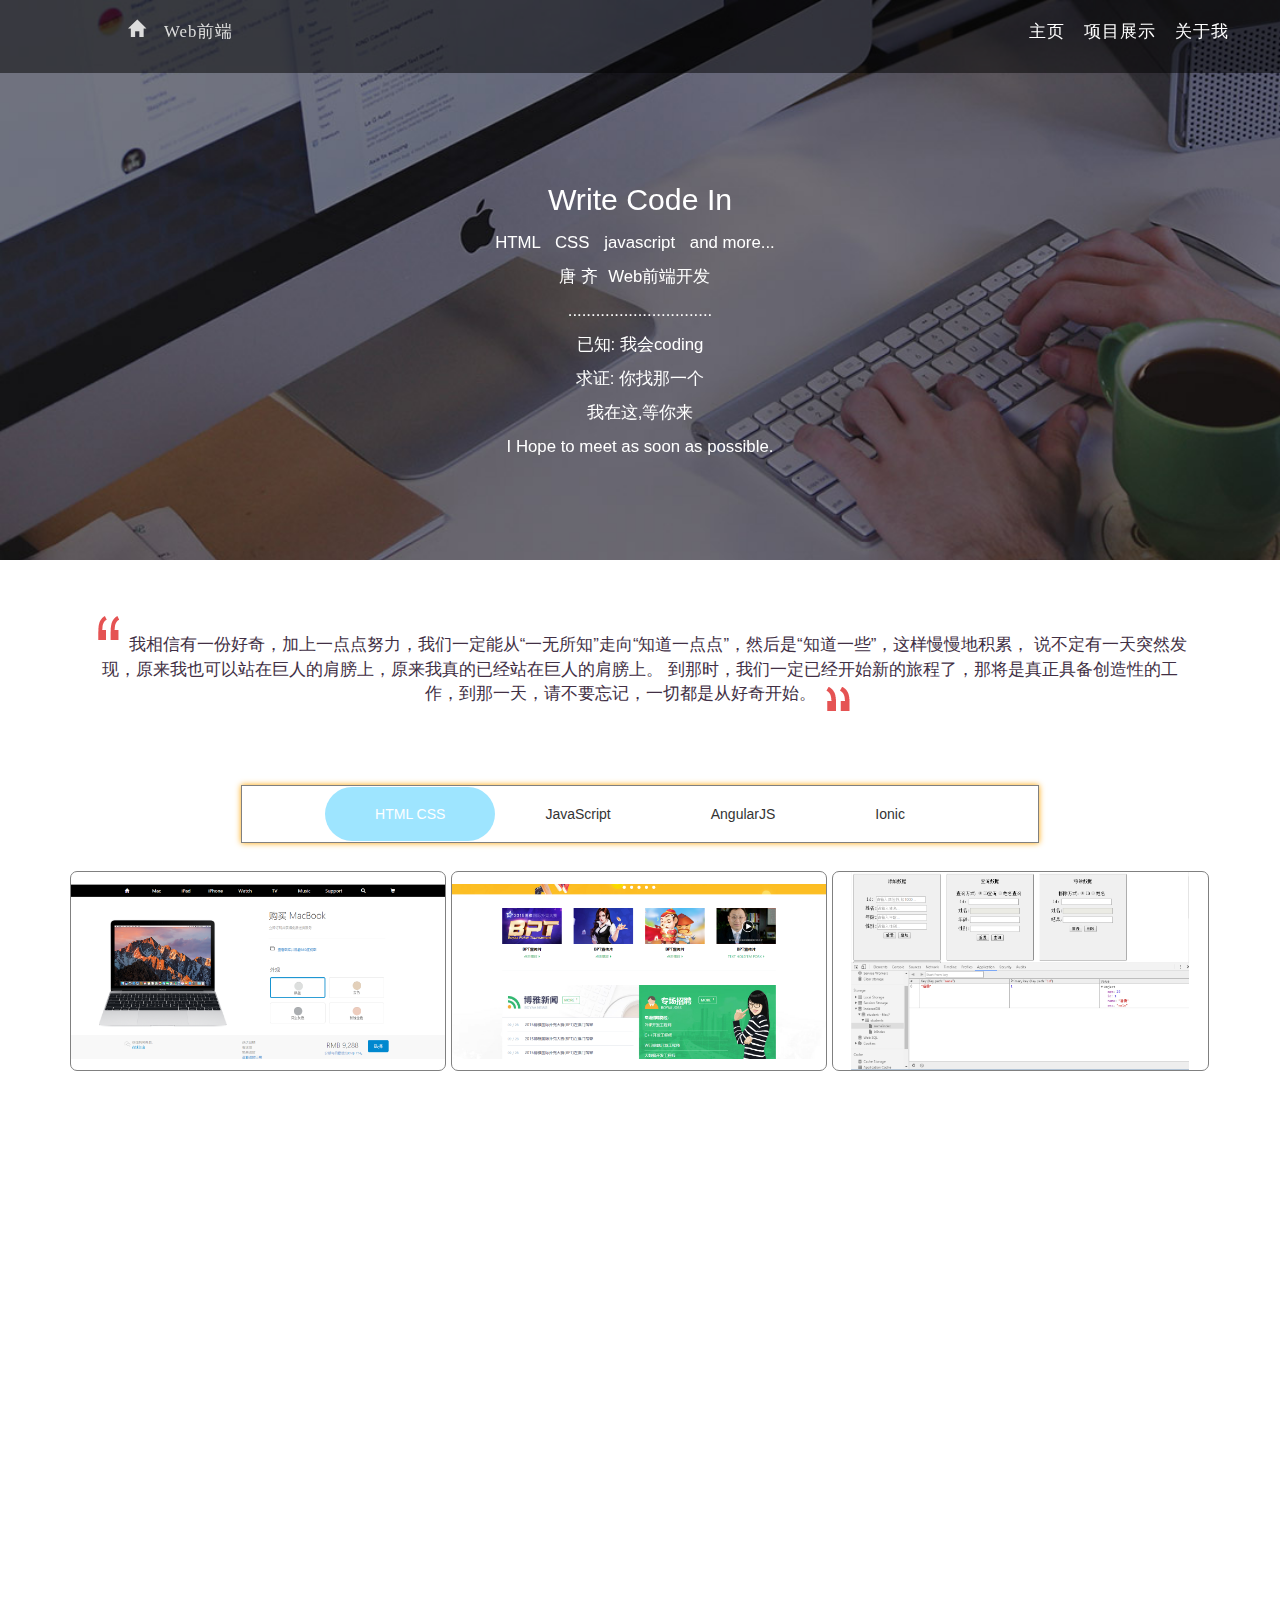
<file: index.html>
<!DOCTYPE html>
<html>
<head>
	<title>Tang Homepage</title>
	<meta name="viewport" content="width=device-width, user-scalable=no, initial-scale=1.0, maximum-scale=1.0, minimum-scale=1.0"/>
	<meta http-equiv="Content-Type" content="text/html; charset=utf-8" />
	<meta name="keywords" content="求职, web前端开发工程师" />
	<script type="application/x-javascript">
		addEventListener("load", function() {
			setTimeout(hideURLbar, 0); 
		}, false);

		function hideURLbar(){
				window.scrollTo(0,1);
		}
	</script>
	<link rel="stylesheet" href="css/base.css"/>
	<link href="css/bootstrap.css" rel='stylesheet' type='text/css' />
	<link href="css/style.css" rel='stylesheet' type='text/css' />
	<link href="css/animate.css" rel="stylesheet" type="text/css" media="all">

	<script src="js/jquery-1.11.0.min.js"></script>
	<script type="text/javascript" src="js/move-top.js"></script>
	<script type="text/javascript" src="js/easing.js"></script>
	<script src="js/wow.min.js"></script>

	<link rel="shortcut icon" href="images/icon.ico" type="image/x-icon"/>
	<!-- 设置点击到达目标位置-->
	<script type="text/javascript">
		jQuery(document).ready(function($) {
			$(".scroll").click(function(event){
				event.preventDefault();
				$('html,body').animate({
					scrollTop:$(this.hash).offset().top},1000);
			});
		});
		new WOW().init();
	</script>
</head>
<body>
	<!-- 头部-->
	<div class="banner" id="home">
		<!-- 头部导航-->
		<div class="header">
			<div class="logo">
				<a href="index.html"><span class="glyphicon glyphicon-home"> Web前端</span></a>
			</div>
			<div class="navigation">
				<span class="menu"></span>
				<ul class="navig">
					<li><a href="index.html" class="scroll">主页</a></li>
					<li><a href="#portfolio" class="scroll">项目展示</a></li>
					<li><a href="#contact" class="scroll">关于我</a></li>
				</ul>
			</div>
			<div class="clearfix"></div>
		</div>
		<!-- 轮播图-->
		<div  id="top" class="callbacks_container">
		     <ul class="rslides" id="slider4">
				 <li><div class="banner-1"></div></li>
				 <li><div class="banner-2"></div></li>
				 <li><div class="banner-3"></div></li>
		     </ul>
			<div class="text" title="TEL: 134 2917 6706">
				<ul>
					<li><p>Write Code In</p></li>
					<li id="animat"><p><span> HTML </span><span> CSS </span><span> javascript </span><span>and more...</span></p></li>
					<li><p><span>唐 齐</span><span>Web前端开发</span></p></li>
					<li class="dis"><p>...............................</p></li>
					<li class="dis"><p>已知: 我会coding</p></li>
					<li class="dis"><p>求证: 你找那一个</p></li>
					<li class="dis"><p>我在这,等你来</p></li>
					<li class="dis">I Hope to meet as soon as possible.</li>
				</ul>
			</div>
		</div>
		<div class="clearfix"></div>
	</div>
	<!-- 小想法-->
	<div class="free wow bounce" data-wow-delay="0.1s">
		<div class="container">
			<div class="free-main">
				<p>
					<sup><img src="images/quote-1.png" alt=""></sup>
					我相信有一份好奇，加上一点点努力，我们一定能从“一无所知”走向“知道一点点”，然后是“知道一些”，这样慢慢地积累，
					说不定有一天突然发现，原来我也可以站在巨人的肩膀上，原来我真的已经站在巨人的肩膀上。
					到那时，我们一定已经开始新的旅程了，那将是真正具备创造性的工作，到那一天，请不要忘记，一切都是从好奇开始。
					<sub><img src="images/quote-2.png" alt=""></sub> 
				</p>
			</div>
		</div>
	</div>
	<!-- 项目展示区域-->
	<div class="portfolio entertain_box  wow fadeInUp" data-wow-delay="0.4s" id="portfolio">
		<div class="container">
			<div class="portfolio-top">
				<ul id="filters">
					<li><span class="filter active" data-filter="app card icon logo web">HTML CSS</span></li>
					<li><span class="filter" data-filter="app">JavaScript</span></li>
					<li><span class="filter" data-filter="photo">AngularJS</span></li>
					<li><span class="filter" data-filter="card">Ionic</span></li>
				</ul>
			</div>
			<div class="html" id="html">
				<ul>
					<li class="html1 on">
						<div class="project">
							<a href="./myApple/macbook.html" target="_blank">
								<div class="des_html1">
									<h4>apple 中国</h4>
									<p class="des">html, css, css3动画</p>
								</div>
							</a>
						</div>
					</li>
					<li class="html2 on">
						<div class="project">
							<a href="./博雅互动/index.html" target="_blank">
								<div class="des_html1">
									<h4>博雅互动</h4>
									<p class="des">html css</p>
								</div>
							</a>
						</div>
					</li>
					<li class="html3 on">
						<div class="project">
							<a href="./IndexedDB/IndexedDB.html" target="_blank">
								<div class="des_html1">
									<h4>H5 IndexedDB</h4>
									<p class="des">H5的IndexedDB实现数据的存储</p>
								</div>
							</a>
						</div>
					</li>
				</ul>
			</div>

			<div class="html" id="js">
				<ul>
					<li class="js1 on">
						<div class="project">
							<a href="./myApple/macbook.html" target="_blank">
								<div class="des_html1">
									<h4>apple 中国</h4>
									<p class="des">原生js特效, 利用某度api, 跨域请求数据, 返回json数据并解析</p>
								</div>
							</a>
						</div>
					</li>
					<li class="js2 on">
						<div class="project">
							<a href="./login/index.html" target="_blank">
								<div class="des_html1">
									<h4>模态框拖拽</h4>
									<p class="des">原生js封装事件, 实现模态框的拖拽</p>
								</div>
							</a>
						</div>
					</li>
					<li class="js3 on">
						<div class="project">
							<a href="https://github.com/panyon/library" target="_blank">
								<div class="des_html1">
									<h4>图书管理系统</h4>
									<p class="des">基于wampserver, 使用PHP, Mysql开发的图书管理系统</p>
								</div>
							</a>
						</div>
					</li>
				</ul>
			</div>

			<div class="html" id="angularjs">
				<ul>
					<li class="angularjs1 on">
						<div class="project">
							<a href="./Douban/index.html" target="_blank">
								<div class="des_html1">
									<h4>豆瓣电影</h4>
									<p class="des">angularJS bootstrap框架, MVC架构模式, 利用API获取数据</p>
								</div>
							</a>
						</div>
					</li>
					<li class="angularjs2 on">
						<div class="project">
							<a href="javascript:;">
								<div class="des_html1">
									<h4>微信订阅号</h4>
									<p class="des">开发中...</p>
								</div>
							</a>
						</div>
					</li>
					<li class="angularjs3 on">
						<div class="project">
							<a href="javascript:;">
								<div class="des_html1">
									<h4>更新中</h4>
									<p class="des">loading...</p>
								</div>
							</a>
						</div>
					</li>
				</ul>
			</div>

			<div class="html" id="ionic">
				<ul>
					<li class="ionic1 on">
						<div class="project">
							<a href="https://github.com/panyon/App/" target="_blank">
								<div class="des_html1" target="_blank">
									<h4>移动App</h4>
									<p class="des">使用Ionic开发框架制作手机App, 适配多个移动端</p>
								</div>
							</a>
						</div>
					</li>
					<li class="ionic2 on">
						<div class="project">
							<a href="./webApp/index.html" target="_blank">
								<div class="des_html1">
									<h4>WebApp</h4>
									<p class="des">媒体查询适配移动端, HTML实现结构, css3动画实现轮播图</p>
								</div>
							</a>
						</div>
					</li>
					<li class="ionic3 on">
						<div class="project">
							<a href="javascript:;">
								<div class="des_html1">
									<h4>更新中</h4>
									<p class="des">loading...</p>
								</div>
							</a>
						</div>
					</li>
				</ul>
			</div>
		</div>
	</div>
	<script type="text/javascript" src="js/jquery.mixitup.min.js"></script>
	<!--Blog-Starts-Here-->
	<div class="blog" id="contact">
		<div class="container">
			<div class="blog-main">
				<div class="col-md-4 blog-left">
					<div class="blog-one wow bounceInLeft" data-wow-delay="0.4s">
						<img src="images/blog-4.jpg" alt=""/>
						<h3>个人简历</h3>
						<p><a href="resume.html" target="_blank">点击查看</a></p>
					</div>
				</div>
				<div class="col-md-4 blog-left">
					<div class="blog-one wow bounce" data-wow-delay="0.1s">
						<img src="images/blog-2.png" alt=""/>
						<h3>常用网站收录</h3>
						<p><a href="bookmark.html" target="_blank">点击查看</a></p>
					</div>
				</div>
				<div class="col-md-4 blog-left">
					<div class="blog-one wow bounceInRight" data-wow-delay="0.4s">
						<img src="images/blog-3.png" alt=""/>
						<h3>其他</h3>
						<p><a href="javascript:;">宝宝努力建设中</a></p>
					</div>
				</div>
				<div class="clearfix"></div>
			</div>
		</div>
	</div>
	<!-- 联系我-->
	<div class="contact">
		<div class="container">
			<div class="contact-main">
				<div class="col-md-6 contact-left wow bounceInLeft" data-wow-delay="0.4s">
					<h3>About Me</h3>
					<p>
						喜欢泡IT论坛、阅读,关注前端技术大牛博客、公众号并善于从中学习;乐观开朗有上进心，能承受一定的工作压力；追求完美，有极客精神；
						对Web前端开发有热情，能从中能获得成就感，勤于思考，善于总结；喜欢接触新的事物，学习就是遇到问题到解决问题的过程。
					</p>
					<ul>
						<li><p>T: 130 - 2771- 2003</p></li>
						<li><p><a href="mailto:example@email.com"> E: qtangvip@126.com </a></p></li>
					</ul>
				</div>
				<div class="col-md-6 contact-left wow bounceInRight" data-wow-delay="0.4s">
					<form  action="" method="">
						<input type="text" value="你的名字" onFocus="this.value = '';" onBlur="if (this.value == '') {this.value = '你的名字';}"/>
						<input type="text" value="你的邮件地址" onFocus="this.value = '';" onBlur="if (this.value == '') {this.value = '你的邮件地址';}"/>
						<div class="contact-textarea">
							<textarea value="你的留言..." onFocus="this.value = '';" onBlur="if (this.value == '') {this.value = '你的留言...';}">你的留言...</textarea>
						</div>
						<div class="contact-but">
							<input type="submit" value="提交" class="active" />
						</div>
					</form>
				</div>
				<div class="clearfix"></div>
			</div>
		</div>
	</div>
	<!-- 底部样式设置开始-->
	<div class="footer">
		<div class="conatiner">
			<div class="footer-text wow bounce" data-wow-delay="0.1s">
				<p>Copyright &copy; 2016.Company T Tel: 130 - 2771 - 2003</p>
				<ul>
					<li><a href="#"><span class="twt"> </span></a></li>
					<li><a href="#"><span class="t"> </span></a></li>
					<li><a href="#"><span class="g"> </span></a></li>
				</ul>
			</div>
		</div>
		<!-- 返回顶部-->
		<a href="#home" id="toTop" class="scroll" style="display: block;">
			<span id="toTopHover" style="opacity: 1;"> </span>
		</a>
	</div>
	<script type="text/javascript">
		$(document).ready(function() {
			$().UItoTop({ easingType: 'easeOutQuart' });

		});
	</script>
</body>
</html>
</file>
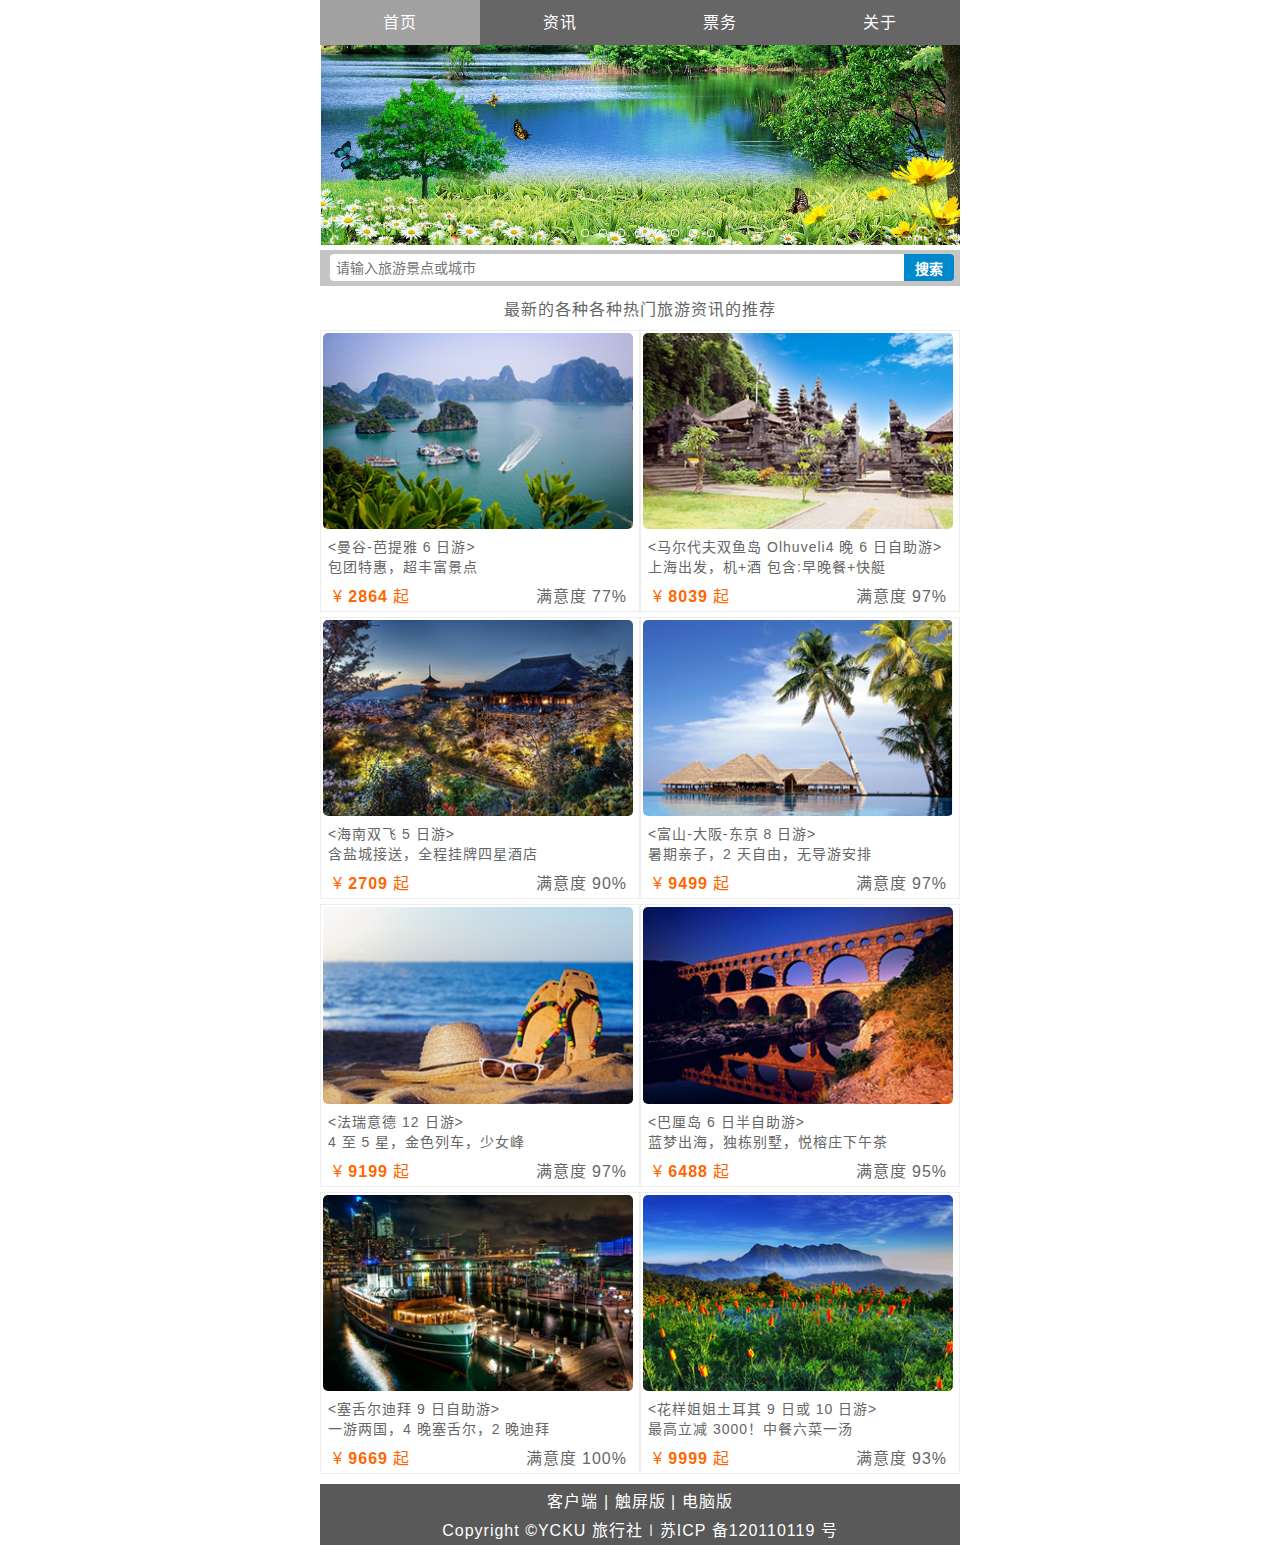
<file: webApp/index.html>
<!DOCTYPE html>
<html lang="zh-cn">
<head>
	<meta charset="utf-8">
	<meta name="viewport" content="width=device-width, initial-scale=1.0,minimum-scale=1.0, maximum-scale=1.0,user-scalable=no">
	<title>移动端练习</title>
	<script src="index.js"></script>
	<link rel="stylesheet" href="style.css">
</head>
<body>
<header id="header">
	<nav class="link">
		<h2 class="none">网站导航</h2>
		<ul>
			<li class="active"><a href="index.html">首页</a></li>
			<li><a href="#">资讯</a></li>
			<li><a href="ticket.html">票务</a></li>
			<li><a href="about.html">关于</a></li>
		</ul>	
	</nav>
</header>
<div id="adver">
	<ul>
		<li><img src="img/adver1.png"></li>
		<li><img src="img/adver2.png"></li>
		<li><img src="img/adver3.png"></li>
		<li><img src="img/adver4.png"></li>
		<li><img src="img/adver5.png"></li>
		<li><img src="img/adver6.png"></li>
		<li><img src="img/adver7.png"></li>
		<li><img src="img/adver8.png"></li>
		<li><img src="img/adver1.png"></li>
	</ul>
	<ul>
		<li></li>
		<li></li>
		<li></li>
		<li></li>
		<li></li>
		<li></li>
		<li></li>
		<li></li>
	</ul>
</div>

<div id="search">
	<input type="text" class="search" placeholder="请输入旅游景点或城市">
	<button class="button">搜索</button>
</div>

<div id="tour">
	<hgroup>
		<!--<h2>热门旅游</h2>-->
		<h3>最新的各种各种热门旅游资讯的推荐</h3>
	</hgroup>
	<div class="container">
		<figure>
			<img src="img/tour1.png" alt="">
			<aside>曼谷-芭提雅</aside>
			<figcaption>
				<h4>&lt;曼谷-芭提雅 6 日游&gt;</h4>
				<p>包团特惠，超丰富景点</p>
				<div class="info">
					<em class="sat">满意度 77%</em>
					<span class="price">¥ <strong>2864</strong> 起</span>
				</div>
			</figcaption>	
		</figure>
		<figure>
			<img src="img/tour2.png" alt="">
			<aside>马尔代夫双鱼岛</aside>
			<figcaption>
			<h4>&lt;马尔代夫双鱼岛 Olhuveli4 晚 6 日自助游&gt;</h4>
			<p>上海出发，机+酒 包含:早晚餐+快艇</p>
			<div class="info">
				<em class="sat">满意度 97%</em>
				<span class="price">¥ <strong>8039</strong> 起</span>
			</div>
			</figcaption>	
		</figure>
		<figure>
			<img src="img/tour3.png" alt="">
			<aside>海南双飞</aside>
			<figcaption>
			<h4>&lt;海南双飞 5 日游&gt;</h4>
			<p>含盐城接送，全程挂牌四星酒店</p>
			<div class="info">
				<em class="sat">满意度 90%</em>
				<span class="price">¥ <strong>2709</strong> 起</span>
			</div>
			</figcaption>
		</figure>
		<figure>
			<img src="img/tour4.png" alt="">
			<aside>富山-大阪-东京</aside>
			<figcaption>
			<h4>&lt;富山-大阪-东京 8 日游&gt;</h4>
			<p>暑期亲子，2 天自由，无导游安排</p>
			<div class="info">
				<em class="sat">满意度 97%</em>
				<span class="price">¥ <strong>9499</strong> 起</span>
			</div>
			</figcaption>
		</figure>
		<figure>
			<img src="img/tour5.png" alt="">
			<aside>法瑞意德</aside>
			<figcaption>
			<h4>&lt;法瑞意德 12 日游&gt;</h4>
			<p>4 至 5 星，金色列车，少女峰</p>
			<div class="info">
				<em class="sat">满意度 97%</em>
				<span class="price">¥ <strong>9199</strong> 起</span>
			</div>
			</figcaption>
		</figure>
		<figure>
			<img src="img/tour6.png" alt="">
			<aside>巴厘岛</aside>
			<figcaption>
			<h4>&lt;巴厘岛 6 日半自助游&gt;</h4>
			<p>蓝梦出海，独栋别墅，悦榕庄下午茶</p>
			<div class="info">
				<em class="sat">满意度 95%</em>
				<span class="price">¥ <strong>6488</strong> 起</span>
			</div>
			</figcaption>
		</figure>
		<figure>
			<img src="img/tour7.png" alt="">
			<aside>塞舌尔迪拜</aside>
			<figcaption>
			<h4>&lt;塞舌尔迪拜 9 日自助游&gt;</h4>
			<p>一游两国，4 晚塞舌尔，2 晚迪拜</p>
			<div class="info">
				<em class="sat">满意度 100%</em>
				<span class="price">¥ <strong>9669</strong> 起</span>
			</div>
			</figcaption>
		</figure>
		<figure>
			<img src="img/tour8.png" alt="">
			<aside>花样姐姐土耳其</aside>
			<figcaption>
			<h4>&lt;花样姐姐土耳其 9 日或 10 日游&gt;</h4>
			<p>最高立减 3000！中餐六菜一汤</p>
			<div class="info">
				<em class="sat">满意度 93%</em>
				<span class="price">¥ <strong>9999</strong> 起</span>
			</div>
			</figcaption>
		</figure>
		<div class="clearfix"></div>
	</div>
</div>

<footer id="footer">
    <div class="top">
        客户端 | 触屏版 | 电脑版
    </div>
    <div class="buttom">Copyright ©YCKU 旅行社∣苏ICP 备120110119 号</div>
</footer>
</body>
</html>
</file>
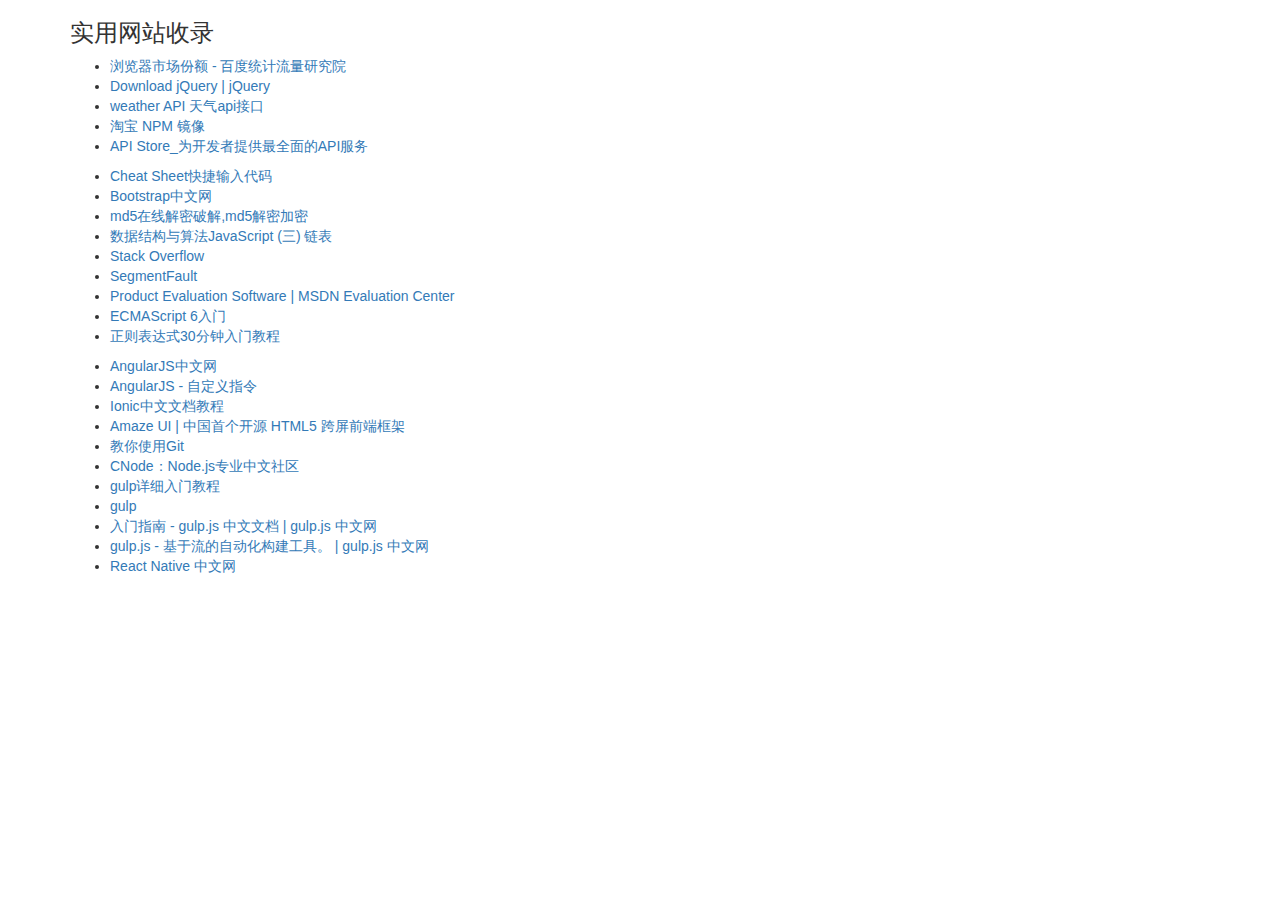
<file: bookmark.html>
<!DOCTYPE html>
<html lang="en">
<head>
    <meta charset="UTF-8">
    <title>前端开发实用网站收录</title>
    <link rel="stylesheet" href="css"/>
    <link rel="stylesheet" href="css/bootstrap.css"/>
</head>
<body class="container">
    <h3>实用网站收录</h3>
    <div>
        <ul>
            <li><a href="http://tongji.baidu.com/data/browser/">浏览器市场份额 - 百度统计流量研究院</a></li>
            <li><a href="http://jquery.com/download/">Download jQuery | jQuery</a></li>
            <li><a href="http://www.cnblogs.com/junhey/p/3919615.html?utm_source=tuicool&utm_medium=referral">weather API 天气api接口</a></li>
            <li><a href="https://npm.taobao.org/">淘宝 NPM 镜像</a></li>
            <li><a href="http://apistore.baidu.com/?qq-pf-to=pcqq.group">API Store_为开发者提供最全面的API服务</a></li>
        </ul>
    </div>
    <div class="">
        <ul>
            <li><a href="http://docs.emmet.io/cheat-sheet/">Cheat Sheet快捷输入代码</a></li>
            <li><a href="http://www.bootcss.com/">Bootstrap中文网</a></li>
            <li><a href="http://www.cmd5.com/">md5在线解密破解,md5解密加密</a></li>
            <li><a href="http://www.cnblogs.com/aaronjs/archive/2015/01/08/4207733.html">数据结构与算法JavaScript (三) 链表</a></li>
            <li><a href="http://stackoverflow.com/">Stack Overflow</a></li>
            <li><a href="https://segmentfault.com/">SegmentFault</a></li>
            <li><a href="https://msdn.microsoft.com/evalcenter">Product Evaluation Software | MSDN Evaluation Center</a></li>
            <li><a href="http://es6.ruanyifeng.com/">ECMAScript 6入门</a></li>
            <li><a href="http://deerchao.net/tutorials/regex/regex.htm#howtouse">正则表达式30分钟入门教程</a></li>
        </ul>
    </div>
    <div class="">
        <ul>
            <li><a href="http://www.apjs.net/">AngularJS中文网</a></li>
            <li><a href="http://www.cnblogs.com/Kavlez/p/4288885.html">AngularJS - 自定义指令</a></li>
            <li><a href="http://www.ionic.wang/js_doc-index.html">Ionic中文文档教程</a></li>
            <li><a href="http://amazeui.org/">Amaze UI | 中国首个开源 HTML5 跨屏前端框架</a></li>
            <li><a href="http://blog.jobbole.com/78960/">教你使用Git</a></li>
            <li><a href="http://cnodejs.org/">CNode：Node.js专业中文社区</a></li>
            <li><a href="http://www.ydcss.com/archives/18">gulp详细入门教程</a></li>
            <li><a href="https://www.npmjs.com/package/gulp">gulp</a></li>
            <li><a href="http://www.gulpjs.com.cn/docs/getting-started/">入门指南 - gulp.js 中文文档 | gulp.js 中文网</a></li>
            <li><a href="http://www.gulpjs.com.cn/docs/api/">gulp.js - 基于流的自动化构建工具。 | gulp.js 中文网</a></li>
            <li><a href="http://reactnative.cn/">React Native 中文网</a></li>
        </ul>
    </div>
</body>
</html>
</file>
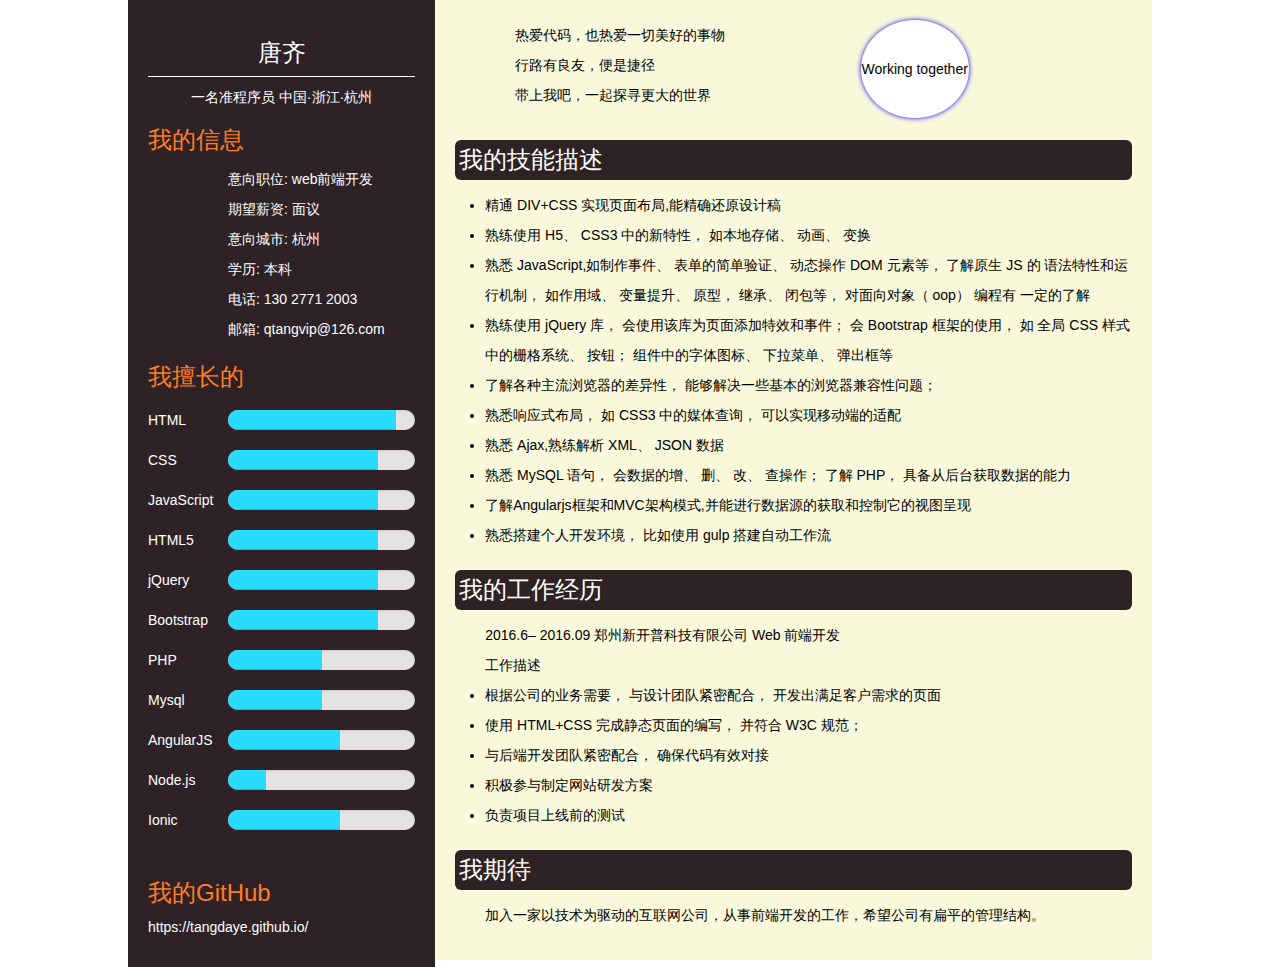
<file: resume.html>
<!DOCTYPE html>
<html lang="en">
<head>
    <meta charset="UTF-8">
    <title></title>
    <link rel="stylesheet" href="css/base.css"/>
    <link rel="stylesheet" href="css/resume.css"/>
    <link rel="stylesheet" href="css/bootstrap.css"/>
</head>
<body>
<div class="resume">
    <div class="base fl">
        <div class="name">
            <h3>唐齐</h3>
            <p>一名准程序员&nbsp;中国·浙江·杭州</p>
        </div>
        <div class="message">
            <h3>我的信息</h3>
            <ul>
                <li>意向职位: web前端开发</li>
                <li>期望薪资: 面议</li>
                <li>意向城市: 杭州</li>
                <li>学历: 本科</li>
                <li>电话: 130 2771 2003</li>
                <li>邮箱: qtangvip@126.com</li>
            </ul>
        </div>
        <div class="good">
            <h3>我擅长的</h3>
            <ul>
                <li>
                    <span class="fl">HTML</span>
                    <div class="progress fr">
                        <div class="progress-bar" role="progressbar" aria-valuenow="60" aria-valuemin="0" aria-valuemax="100"
                             style="width: 90%;">
                        </div>
                    </div>
                </li>
                <li class="cl"></li>
                <li>
                    <span class="fl">CSS</span>
                    <div class="progress fr">
                        <div class="progress-bar" role="progressbar" aria-valuenow="60" aria-valuemin="0" aria-valuemax="100"
                             style="width: 80%;">
                        </div>
                    </div>
                </li>
                <li class="cl"></li>
                <li>
                    <span class="fl">JavaScript</span>
                    <div class="progress fr">
                        <div class="progress-bar" role="progressbar" aria-valuenow="60" aria-valuemin="0" aria-valuemax="100"
                             style="width: 80%;">
                        </div>
                    </div>
                </li>
                <li class="cl"></li>
                <li>
                    <span class="fl">HTML5</span>
                    <div class="progress fr">
                        <div class="progress-bar" role="progressbar" aria-valuenow="60" aria-valuemin="0" aria-valuemax="100"
                             style="width: 80%;">
                        </div>
                    </div>
                </li>
                <li class="cl"></li>
                <li>
                    <span class="fl">jQuery</span>
                    <div class="progress fr">
                        <div class="progress-bar" role="progressbar" aria-valuenow="60" aria-valuemin="0" aria-valuemax="100"
                             style="width: 80%;">
                        </div>
                    </div>
                </li>
                <li class="cl"></li>
                <li>
                    <span class="fl">Bootstrap</span>
                    <div class="progress fr">
                        <div class="progress-bar" role="progressbar" aria-valuenow="60" aria-valuemin="0" aria-valuemax="100"
                             style="width: 80%;">
                        </div>
                    </div>
                </li>
                <li class="cl"></li>
                <li>
                    <span class="fl">PHP</span>
                    <div class="progress fr">
                        <div class="progress-bar" role="progressbar" aria-valuenow="60" aria-valuemin="0" aria-valuemax="100"
                             style="width: 50%;">
                        </div>
                    </div>
                </li>
                <li class="cl"></li>
                <li>
                    <span class="fl">Mysql</span>
                    <div class="progress fr">
                        <div class="progress-bar" role="progressbar" aria-valuenow="60" aria-valuemin="0" aria-valuemax="100"
                             style="width: 50%;">
                        </div>
                    </div>
                </li>
                <li class="cl"></li>
                <li>
                    <span class="fl">AngularJS</span>
                    <div class="progress fr">
                        <div class="progress-bar" role="progressbar" aria-valuenow="60" aria-valuemin="0" aria-valuemax="100"
                             style="width: 60%;">
                        </div>
                    </div>
                </li>
                <li class="cl"></li>
                <li>
                    <span class="fl">Node.js</span>
                    <div class="progress fr">
                        <div class="progress-bar" role="progressbar" aria-valuenow="60" aria-valuemin="0" aria-valuemax="100"
                             style="width: 20%;">
                        </div>
                    </div>
                </li>
                <li class="cl"></li>
                <li>
                    <span class="fl">Ionic</span>
                    <div class="progress fr">
                        <div class="progress-bar" role="progressbar" aria-valuenow="60" aria-valuemin="0" aria-valuemax="100"
                             style="width: 60%;">
                        </div>
                    </div>
                </li>
                <li class="cl"></li>
            </ul>
        </div>
        <div class="clearfix"></div>
        <div class="github">
            <h3>我的GitHub</h3>
            <p><a href="https://tangdaye.github.io/">https://tangdaye.github.io/</a></p>
        </div>
    </div>
    <div class="particular fl">
        <div class="say fl">
            <ul>
                <li>热爱代码，也热爱一切美好的事物</li>
                <li> 行路有良友，便是捷径</li>
                <li> 带上我吧，一起探寻更大的世界</li>
            </ul>
        </div>
        <div class="pic fl">
            Working together
        </div>
        <div class="cl"></div>
        <div class="skill">
            <h3>我的技能描述</h3>
            <ul>
                <li>精通 DIV+CSS 实现页面布局,能精确还原设计稿</li>
                <li>熟练使用 H5、 CSS3 中的新特性， 如本地存储、 动画、 变换</li>
                <li>熟悉 JavaScript,如制作事件、 表单的简单验证、 动态操作 DOM 元素等， 了解原生 JS 的
                    语法特性和运行机制， 如作用域、 变量提升、 原型， 继承、 闭包等， 对面向对象（ oop） 编程有
                    一定的了解
                </li>
                <li>熟练使用 jQuery 库， 会使用该库为页面添加特效和事件； 会 Bootstrap 框架的使用， 如
                    全局 CSS 样式中的栅格系统、 按钮； 组件中的字体图标、 下拉菜单、 弹出框等</li>
                <li>了解各种主流浏览器的差异性， 能够解决一些基本的浏览器兼容性问题；</li>
                <li>熟悉响应式布局， 如 CSS3 中的媒体查询， 可以实现移动端的适配</li>
                <li>熟悉 Ajax,熟练解析 XML、 JSON 数据</li>
                <li>熟悉 MySQL 语句， 会数据的增、 删、 改、 查操作； 了解 PHP， 具备从后台获取数据的能力</li>
                <li>了解Angularjs框架和MVC架构模式,并能进行数据源的获取和控制它的视图呈现</li>
                <li>熟悉搭建个人开发环境， 比如使用 gulp 搭建自动工作流</li>
            </ul>
        </div>
        <div class="experience">
            <h3>我的工作经历</h3>
            <ul>
                <li style="list-style: none">2016.6– 2016.09 郑州新开普科技有限公司 Web 前端开发</li>
                <li style="list-style: none">工作描述</li>
                <li>根据公司的业务需要， 与设计团队紧密配合， 开发出满足客户需求的页面</li>
                <li>使用 HTML+CSS 完成静态页面的编写， 并符合 W3C 规范；</li>
                <li>与后端开发团队紧密配合， 确保代码有效对接</li>
                <li>积极参与制定网站研发方案</li>
                <li>负责项目上线前的测试</li>
            </ul>
        </div>
        <div class="want">
            <h3>我期待</h3>
            <ul>
                <li>加入一家以技术为驱动的互联网公司，从事前端开发的工作，希望公司有扁平的管理结构。</li>
            </ul>
        </div>
    </div>
</div>
</body>
</html>
</file>
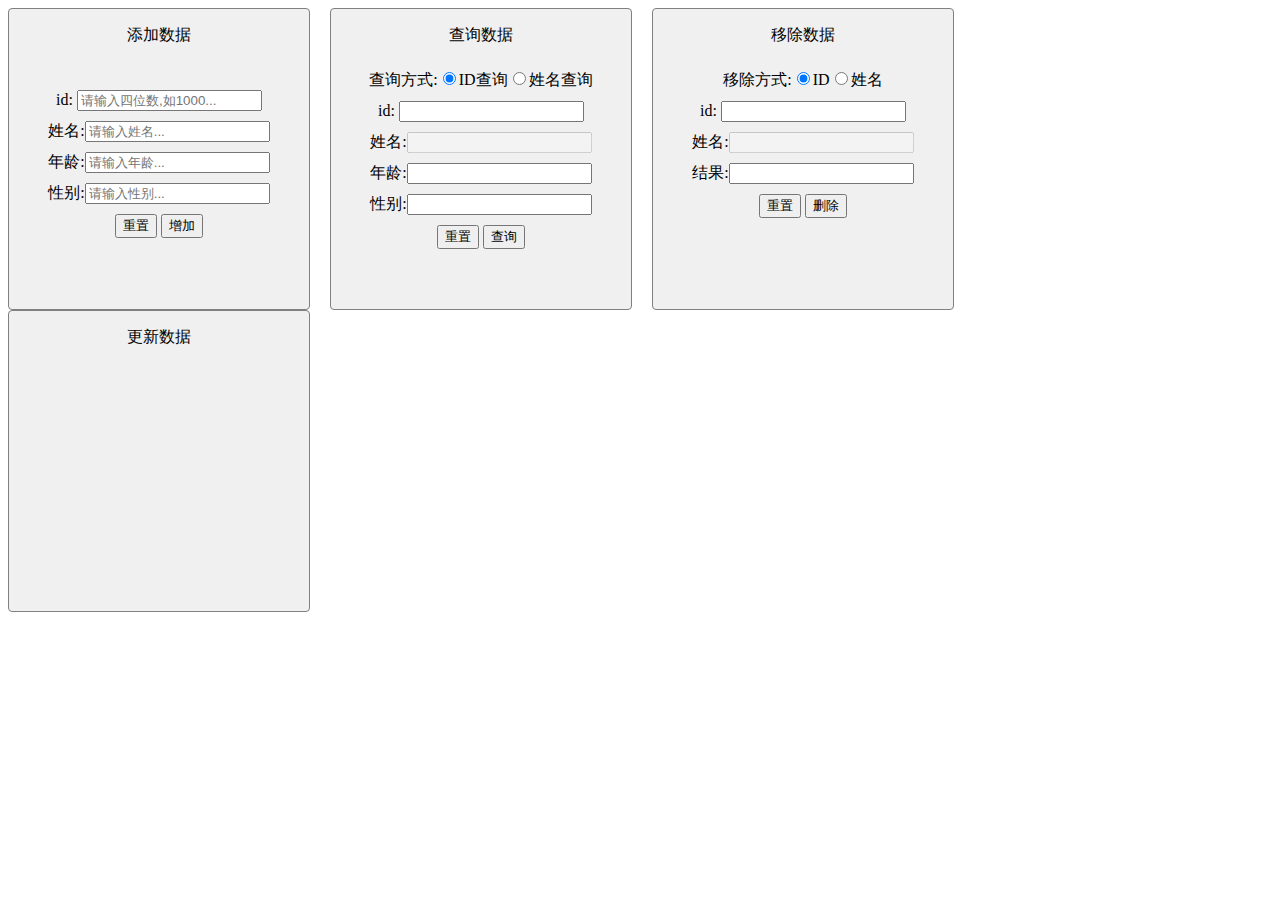
<file: IndexedDB/IndexedDB.html>
<!DOCTYPE html>
<html lang="en">
<head>
    <meta charset="UTF-8">
    <title></title>
    <style>
        div{
            width: 300px;
            height: 300px;
            text-align: center;
            margin-right: 20px ;
            border: 1px solid gray;
            border-radius: 4px;
            background-color: rgba(204, 204, 204, 0.3);
            float: left;
        }
        div input{
            margin-top: 10px;
        }
    </style>
</head>
<body>
    <!--增加数据-->
    <div class="add" id="add">
        <p>添加数据</p>
        <form>
            <br/>
            <span>id: </span><input type="text" id="txtid" placeholder="请输入四位数,如1000...">
            <br/>
            <span>姓名:</span><input type="text" id="txtname" placeholder="请输入姓名...">
            <br/>
            <span>年龄:</span><input type="text" id="txtage" placeholder="请输入年龄...">
            <br/>
            <span>性别:</span><input type="text" id="txtsex" placeholder="请输入性别...">
            <br/>
            <input type="reset" value="重置"/>
            <input type="button" value="增加" onclick="join()" title="确认无误提交!"/>
        </form>
    </div>
    <!--查询数据-->
    <div class="inquire" id="inquire">
        <p>查询数据</p>
        <form>
            <span>查询方式:</span><input type="radio" name="choose">ID查询<input type="radio" name="choose">姓名查询
            <br/>
            <span>id: </span><input type="text">
            <br/>
            <span>姓名:</span><input type="text">
            <br/>
            <span>年龄:</span><input type="text">
            <br/>
            <span>性别:</span><input type="text">
            <br/>
            <input type="reset" value="重置"/>
            <input type="button" value="查询" onclick="search()">
        </form>
    </div>
    <!--删除数据-->
    <div id="delete">
        <p>移除数据</p>
        <span>移除方式:</span><input type="radio" name="choose">ID<input type="radio" name="choose">姓名
        <br/>
        <span>id: </span><input type="text">
        <br/>
        <span>姓名:</span><input type="text">
        <br/>
        <span>结果:</span><input type="text">
        <br/>
        <input type="reset" value="重置"/>
        <input type="button" value="删除" onclick="deLete()">
    </div>
    <!-- 更新数据-->
    <div id="updata">
        <p>更新数据</p>
    </div>

    <script>
        //创建数据库
        var myDB = {
            version: 1,
            name: 'student',
            db: null
        };

        function createDB(name, version) {
            var request = indexedDB.open(name, version);
            //数据库打开成功
            request.onsuccess = function () {
                myDB.db = this.result;
            };
            //数据库打开失败
            request.onerror = function () {
                alert('打开失败!');
            };
            //数据库版本升级
            request.onupgradeneeded = function (e) {
                myDB.db = e.target.result;
                //创建数据库表名字
                var store = myDB.db.createObjectStore('students',{keyPath:'id'});
                //创建数据库索引
                store.createIndex('nameIndex', 'name',{unique:true});
                store.createIndex('idIndex', 'id',{unique:true});
            }
        }
        createDB(myDB.name, myDB.version);

        var txt = document.getElementById('add');
        var txtid = document.getElementById('txtid');
        var txtname = document.getElementById('txtname');
        var txtage = document.getElementById('txtage');
        var txtsex = document.getElementById('txtsex');

        var mesid = null,mesname = null,mesage = null,messex = null;
        function join () {
            mesid = Number(txtid.value);
            mesname = txtname.value;
            mesage = Number(txtage.value);
            messex = txtsex.value;

            person();

            var i = 0;
            setTimeout(function () {
                i++;
                person();
                console.log(stu);
                addStudent(stu);
            },100);
        }

        function person() {
            stu = {
                id: mesid,
                name: mesname,
                age: mesage,
                sex: messex
            }
        }

        //添加数据到表中
        function addStudent (stu) {
            var trans = myDB.db.transaction('students','readwrite');
            var store = trans.objectStore('students');
            store.add(stu);
        }

        //查询数据
        var input = document.getElementById('inquire').getElementsByTagName('input');
        //获取选择项
        var changId = input[0];
        var changeName = input[1];
        //获取各查询输入框
        var queryId = input[2];
        var queryName = input[3];
        var queryAge = input[4];
        var querySex = input[5];
        var reset = input[6];

        function search () {
            Id =   Number(queryId.value);
            Name = queryName.value;

            setTimeout(cursorSer, 100);
        }

        changId.setAttribute('checked', 'ckecked');
        queryName.setAttribute('disabled', 'disabled');
        //选择ID查询时, 禁用姓名输入
        changId.onclick = function () {
            queryName.setAttribute('disabled', 'disabled');
            queryId.removeAttribute('disabled', 'disabled');
        };
        //选择name查询时, 禁用id输入
        changeName.onclick = function () {
            queryId.setAttribute('disabled', 'disabled');
            queryName.removeAttribute('disabled', 'disabled');
        };

        function cursorSer () {
            var trans = myDB.db.transaction('students','readwrite');
            var store = trans.objectStore('students');

            //开启游标
            var request = store.openCursor();
            request.onsuccess = function (e) {
                //获得游标
                var cursor = e.target.result;
                if (cursor) {
                    if (cursor.value.id == Id || cursor.value.name == Name) {
                        queryId.value = cursor.value.id;
                        queryName.value = cursor.value.name;
                        queryAge.value = cursor.value.age;
                        querySex.value = cursor.value.sex;
                    }
                    cursor.continue();
                }
            }
        }

        //删除数据
        var del = document.getElementById('delete').getElementsByTagName('input');
        var chooseId = del[0];
        var chooseName = del[1];

        var delId = del[2];
        var delName = del[3];
        var reSult = del[4];

        chooseId.setAttribute('checked','checked');
        delName.setAttribute('disabled','disabled');

        chooseName.onclick = function () {
            delId.setAttribute('disabled','disabled');
            delName.removeAttribute('disabled','disabled');
        };
        chooseId.onclick = function () {
            delId.removeAttribute('disabled','disabled');
            delName.setAttribute('disabled','disabled');
        };

        var inputId = null,inputName = null;
        function deLete() {
            inputId = Number(delId.value);
            inputName = delName.value;

            if (delId.value == '') {
                reSult.value = '删除失败';
            } else {
                reSult.value = '删除成功';
            }
            setTimeout(deleteData, 2000);
        }

        //根据key值删除
        function deleteData() {
            var trans = myDB.db.transaction('students','readwrite');
            var store = trans.objectStore('students');
            store.delete(inputId);
        }
        //删除表
//         indexedDB.deleteDatabase('student');
    </script>
</body>
</html>
</file>
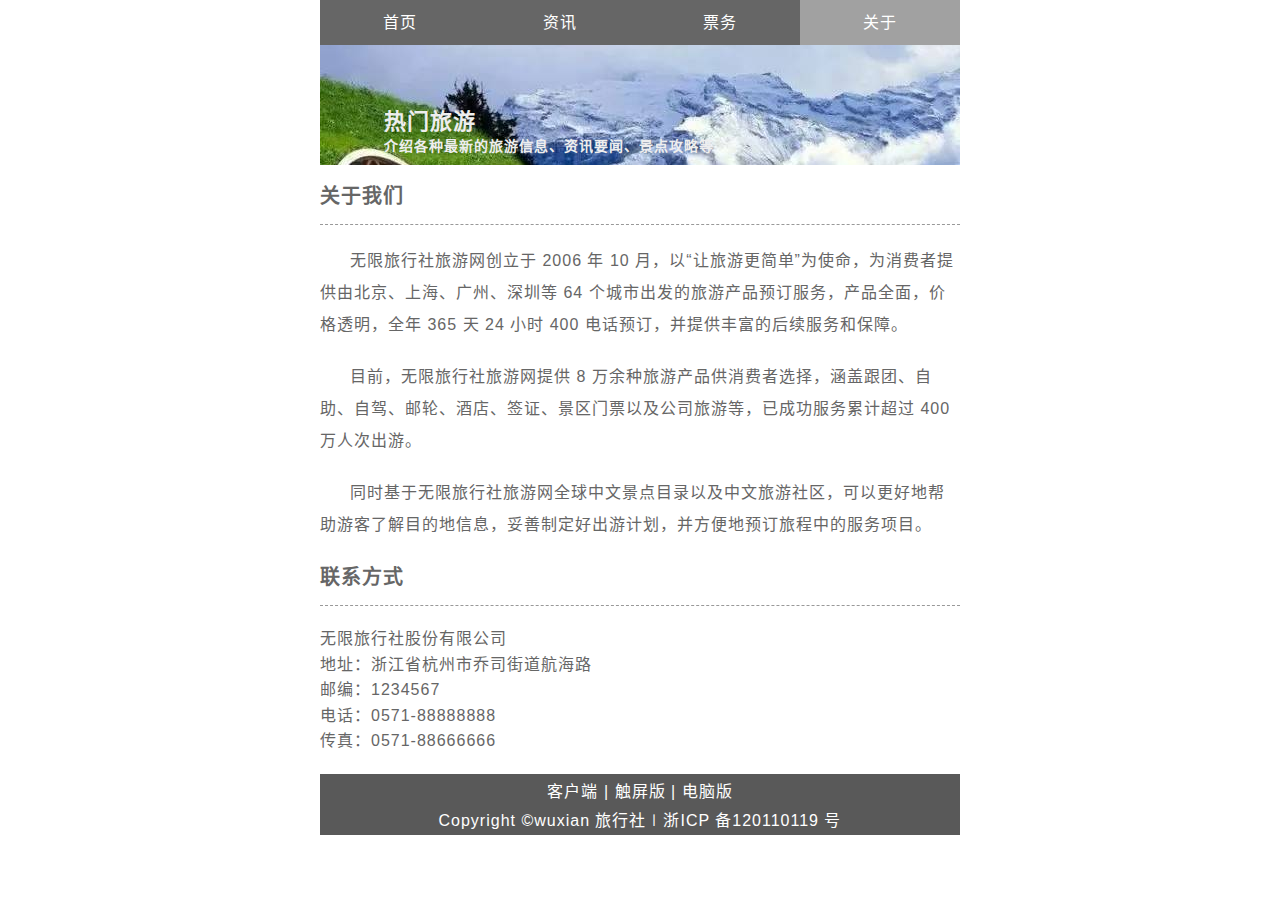
<file: webApp/about.html>
<!DOCTYPE html>
<html lang="zh-cn">
<head>
	<meta charset="utf-8">
	<meta name="viewport" content="width=device-width, initial-scale=1.0,minimum-scale=1.0, maximum-scale=1.0,user-scalable=no">
	<title>移动端练习</title>
	<link rel="stylesheet" href="style.css">
</head>
<body>
<header id="header">
	<nav class="link">
		<h2 class="none">网站导航</h2>
		<ul>
			<li><a href="index.html">首页</a></li>
			<li><a href="#">资讯</a></li>
			<li><a href="ticket.html">票务</a></li>
			<li class="active"><a href="about.html">关于</a></li>
		</ul>	
	</nav>
</header>

<div id="headline">
	<img src="img/headline.png">
	<hgroup>
		<h2>热门旅游</h2>
		<h3>介绍各种最新的旅游信息、资讯要闻、景点攻略等</h3>
	</hgroup>
</div>

<div class="list about">
	<section>
		<h2>关于我们</h2>
		<p>无限旅行社旅游网创立于 2006 年 10 月，以“让旅游更简单”为使命，为消费者提供由北京、上海、广州、深圳等 64 个城市出发的旅游产品预订服务，产品全面，价格透明，全年 365 天 24 小时 400 电话预订，并提供丰富的后续服务和保障。</p>
		<p>目前，无限旅行社旅游网提供 8 万余种旅游产品供消费者选择，涵盖跟团、自助、自驾、邮轮、酒店、签证、景区门票以及公司旅游等，已成功服务累计超过 400 万人次出游。</p>
		<p>同时基于无限旅行社旅游网全球中文景点目录以及中文旅游社区，可以更好地帮助游客了解目的地信息，妥善制定好出游计划，并方便地预订旅程中的服务项目。</p>
		</section>
	<section>
		<h2>联系方式</h2>
		<address>
			<ul>
				<li>无限旅行社股份有限公司</li>
				<li>地址：浙江省杭州市乔司街道航海路</li>
				<li>邮编：1234567</li>
				<li>电话：0571-88888888</li>
				<li>传真：0571-88666666</li>
			</ul>
		</address>
	</section>
</div>

<footer id="footer">
    <div class="top">
        客户端 | 触屏版 | 电脑版
    </div>
    <div class="buttom">Copyright ©wuxian 旅行社∣浙ICP 备120110119 号</div>
</footer>
</body>
</html>
</file>
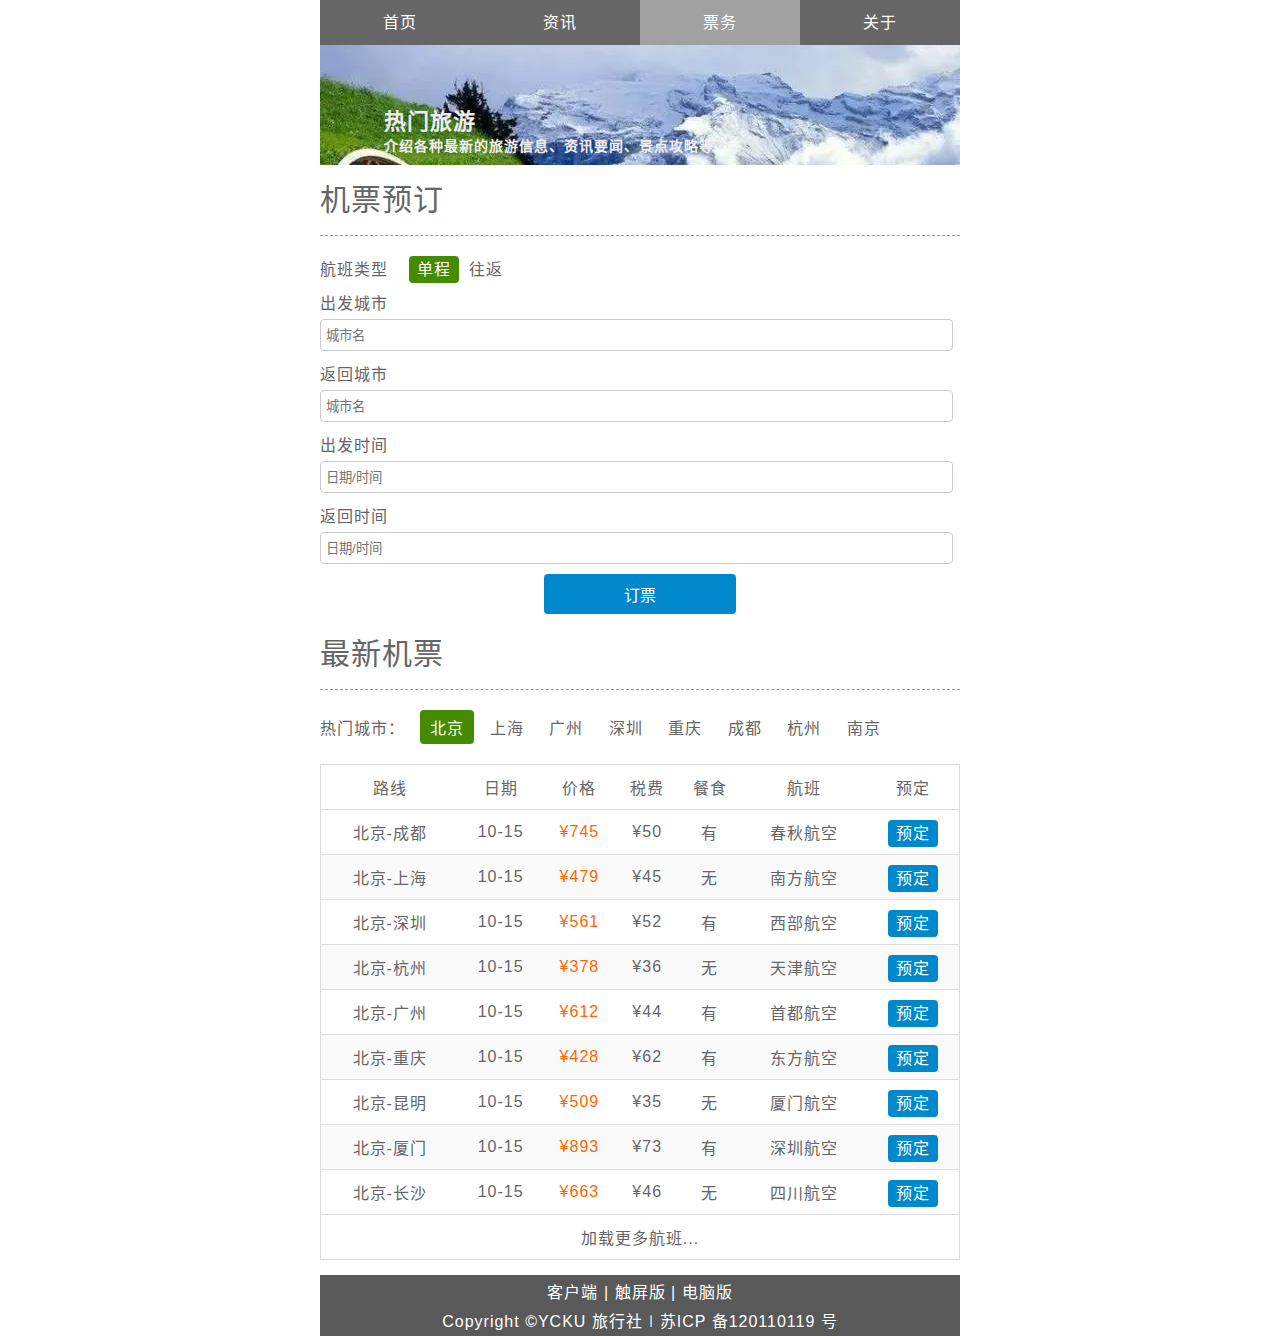
<file: webApp/ticket.html>
<!DOCTYPE html>
<html lang="zh-cn">
<head>
	<meta charset="utf-8">
	<meta name="viewport" content="width=device-width, initial-scale=1.0,minimum-scale=1.0, maximum-scale=1.0,user-scalable=no">
	<title>移动端练习</title>
	<link rel="stylesheet" href="style.css">
</head>
<body>
<header id="header">
	<nav class="link">
		<h2 class="none">网站导航</h2>
		<ul>
			<li><a href="index.html">首页</a></li>
			<li><a href="#">资讯</a></li>
			<li class="active"><a href="ticket.html">票务</a></li>
			<li><a href="about.html">关于</a></li>
		</ul>	
	</nav>
</header>

<div id="headline">
	<img src="img/headline.png">
	<hgroup>
		<h2>热门旅游</h2>
		<h3>介绍各种最新的旅游信息、资讯要闻、景点攻略等</h3>
	</hgroup>
</div>

<div class="list ticket">
	<form action="###">
		<h2>机票预订</h2>
		<div class="type">
			<p>航班类型 <mark>单程</mark>往返</p>
		</div>
		<div class="form">
			<p>
				<label for="from_city">出发城市</label>
				<input type="text" name="from_city" id="from_city" placeholder="城市名">
			</p>
			<p>
				<label for="to_city">返回城市</label>
				<input type="text" name="to_city" id="to_city" placeholder="城市名">
			</p>
		</div>
		<div class="form">
			<p>
				<label for="from_date">出发时间</label>
				<input type="text" name="from_date" id="from_date" placeholder="日期/时间">
			</p>
			<p>
				<label for="to_date">返回时间</label>
				<input type="text" name="to_date" id="to_date" placeholder="日期/时间">
			</p>
		</div>
		<div class="form">
			<p>
				<button type="submit" class="submit">订票</button>
			</p>
		</div>
	</form>	
	<div class="new">
		<h2>最新机票</h2>
		<ul>
				<li>热门城市：</li>
				<li>北京</li>
				<li>上海</li>
				<li>广州</li>
				<li>深圳</li>
				<li>重庆</li>
				<li>成都</li>
				<li>杭州</li>
				<li>南京</li>
		</ul>
		<table>
			<thead>
					<tr>
						<th>路线</th>
						<th>日期</th>
						<th>价格</th>
						<th class="min">税费</th>
						<th class="min">餐食</th>
						<th>航班</th>
						<th>预定</th>
					</tr>
			</thead>
			<tbody>
				<tr>
					<td>北京-成都</td>
					<td>10-15</td>
					<td class="price">¥745</td>
					<td class="min">¥50</td>
					<td class="min">有</td>
					<td>春秋航空</td>
					<td><a href="###" class="reserve">预定</a></td>
				</tr>
				<tr>
					<td>北京-上海</td>
					<td>10-15</td>
					<td class="price">¥479</td>
					<td class="min">¥45</td>
					<td class="min">无</td>
					<td>南方航空</td>
					<td><a href="###" class="reserve">预定</a></td>
				</tr>
				<tr>
					<td>北京-深圳</td>
					<td>10-15</td>
					<td class="price">¥561</td>
					<td class="min">¥52</td>
					<td class="min">有</td>
					<td>西部航空</td>
					<td><a href="###" class="reserve">预定</a></td>
				</tr>
				<tr>
					<td>北京-杭州</td>
					<td>10-15</td>
					<td class="price">¥378</td>
					<td class="min">¥36</td>
					<td class="min">无</td>
					<td>天津航空</td>
					<td><a href="###" class="reserve">预定</a></td>
				</tr>
				<tr>
					<td>北京-广州</td>
					<td>10-15</td>
					<td class="price">¥612</td>
					<td class="min">¥44</td>
					<td class="min">有</td>
					<td>首都航空</td>
					<td><a href="###" class="reserve">预定</a></td>
				</tr>
				<tr>
					<td>北京-重庆</td>
					<td>10-15</td>
					<td class="price">¥428</td>
					<td class="min">¥62</td>
					<td class="min">有</td>
					<td>东方航空</td>
					<td><a href="###" class="reserve">预定</a></td>
				</tr>
				<tr>
					<td>北京-昆明</td>
					<td>10-15</td>
					<td class="price">¥509</td>
					<td class="min">¥35</td>
					<td class="min">无</td>
					<td>厦门航空</td>
					<td><a href="###" class="reserve">预定</a></td>
				</tr>
				<tr>
					<td>北京-厦门</td>
					<td>10-15</td>
					<td class="price">¥893</td>
					<td class="min">¥73</td>
					<td class="min">有</td>
					<td>深圳航空</td>
					<td><a href="###" class="reserve">预定</a></td>
				</tr>
				<tr>
					<td>北京-长沙</td>
					<td>10-15</td>
					<td class="price">¥663</td>
					<td class="min">¥46</td>
					<td class="min">无</td>
					<td>四川航空</td>
					<td><a href="###" class="reserve">预定</a></td>
				</tr>
			</tbody>
			<tfoot>
				<tr>
					<td colspan=7><a href="###" class="more">加载更多航班...</a></td>
				</tr>
			</tfoot>
		</table>
	</div>
</div>

<footer id="footer">
    <div class="top">
        客户端 | 触屏版 | 电脑版
    </div>
    <div class="buttom">Copyright ©YCKU 旅行社∣苏ICP 备120110119 号</div>
</footer>
</body>
</html>
</file>
<file: css/base.css>
@charset "UTF-8";
/*css 初始化 */
html, body, ul, li, ol, dl, dd, dt, p, h1, h2, h3, h4, h5, h6, form, fieldset, legend, img {
    margin: 0;
    padding: 0;
}

fieldset, img, input, button {
    border: none;
    padding: 0;
    margin: 0;
    /*去除点击输入框颜色*/
    outline-style: none;
}

ul, ol {
    list-style: none;
}

input {
    padding-top: 0;
    padding-bottom: 0;
    font-family: "SimSun", "宋体";
}

select, input {
    /*垂直居中*/
    vertical-align: middle;
}

select, input, textarea {
    font-size: 12px;
    margin: 0;
}
/*防止拖动*/
textarea {
    /*去除文本框调节大小按钮*/
    resize: none;
}

/*  去掉图片低测默认的3像素空白缝隙*/
img {
    border: 0;
    vertical-align: middle;
}

table {
    /*表格的两边框合并为一条*/
    border-collapse: collapse;
}

body {
    font: 12px/150% Arial, Verdana, "\5b8b\4f53";
    color: #666;
    background: #fff
}

.clearfix:before, .clearfix:after {
    content: "";
    display: block;
}

.clearfix:after {
    clear: both;
}

.clearfix {
    _zoom: 1;/*兼容IE6*/
    *zoom: 1; /*兼容IE7*/
}

a {
    color: #666;
    text-decoration: none;
}

a:hover {
    color: #C81623;
}
a:link, a:visited,a:hover,a:active{
    text-decoration: none;
}
h1, h2, h3, h4, h5, h6 {
    text-decoration: none;
    font-weight: normal;
    font-size: 100%;
}

s, i, em {
    font-style: normal;
    text-decoration: none;
}
.fl{
    float: left;
}
.fr{
    float: right;
}
.col_red{
    color: #C81623;
}
.cl{
    clear: both;
}
ul{
    list-style: none;
}
/*版心*/
.content_auto{
    width: 980px;
    margin: 0 auto;
}
html, body{
    font-size: 100%;
    background:	#fff;
    font-family:"Arial","Times New Roman", 'Microsoft yahei',"楷体_GB2312",'simsun';
}
body a{
    transition: 0.5s all ease;
    -webkit-transition: 0.5s all ease;
    -moz-transition: 0.5s all ease;
    -o-transition: 0.5s all ease;
    -ms-transition: 0.5s all ease;
    text-decoration: none;
}
.copyrights{
    text-indent:-9999px;
    height:0;
    line-height:0;
    font-size:0;
    overflow:hidden;
}
</file>
<file: css/style.css>
@charset "utf-8";
/*头部样式设置开始*/
.header {
	padding: 1.4em 4% 1.4em 10%;
	background: rgba(0, 0, 0, 0.5);
	position: absolute;
	width: 100%;
	top:0;
	z-index:9;
	text-align: right;
	letter-spacing: 1px;
}
.navigation {
	float: right;
}
.logo {
	float: left;
}
.logo a span{
	font-size: 1.2em;
	color: #dddddd;
}
ul.navig {
	padding: 0;
}
ul.navig li span {
	color: #fff;
	margin: 0 15px;
	/*font-size: 1.6em;*/
}
ul.navig li{
	display: inline-block;
	margin-left: 1em;
}
ul.navig li a {
	color: #fff;
	font-size: 1.2em;
}
ul.navig li a:hover {
	color: #de5749;
	transition: 0.5s all;
	-webkit-transition: 0.5s all;
	-o-transition: 0.5s all;
	-moz-transition: 0.5s all;
	-ms-transition: 0.5s all;
}
ul.navig li a:hover ul.navig li a:after{
	display: block;
}
ul.navig li a:after{
	width:15px;
	height:15px;
	background:red;
	display: none;
	content:"";
	position:absolute;
	top:0;
	
}
.head_grid{
	text-align:center;
	width: 26.3%;
}
.head_grid_center{
	margin: 0 7em;
}
.grid_ba{
	width:100%;
	background:#dfdfdf;
	border-radius: 50%;
	-webkit-border-radius: 50%;
	-moz-border-radius: 50%;
	-ms-border-radius:50%;
	-o-border-radius:50%;
	text-align:center;
	padding: 5em 1em;
	margin:0 auto;
}
.grid_ba p{
	margin:1em 0 0 0;
	font-size:1em;
	font-weight:600;
	color: #4c4a5a;
}
.stars {
	margin: 7em 0 2em 0;
	text-align: center;
	position: relative;
}
.stars:before {
	content: "";
	background: rgba(88, 86, 104, 0.33);
	height: 1px;
	width: 35%;
	position: absolute;
	top: 59%;
	left: 9%;
}
.stars:after {
	content: "";
	background: rgba(88, 86, 104, 0.33);
	height: 1px;
	width: 35%;
	position: absolute;
	top: 59%;
	right: 9%;
}
@media (max-width: 768px){
span.menu:before {
	content: url(../images/nav-icon.png);
	cursor: pointer;	
	height:32px;
}
ul.navig {
	width: 11%;
	float: right;
	margin:0;
}
ul.navig{
	/*display:none;*/
}
ul.navig li {
	font-size: 12px;
	display:inline-block;
	width: 100%;
	padding-right: 10px;
}
ul.navig li a {
	padding: 7px;
	font-size: 14px;
	width: 100%;
	font-weight:600;
	display:block;
	color: #fff;
}
.text ul li.dis{
	display: none;
}
ul.navig li a:hover{
	color:#de5749;
}
span.menu {
	display: block;
	float: right;
	margin: 8px 15px 0 0;
}
ul.navig {
	margin: 0;
	z-index: 999;
	position: absolute;
	width: 50%;
	text-align: right;
	top: 100%;
	right: 0%;
	padding: 10px 0px;
}
.navigation {
	height: 34px;
	padding: 0px 16px 0em;
	margin-bottom: 0em;
}
ul.navig li:nth-of-type(4) {
	margin: 0 0px 0 0em;
}
ul.navig li:nth-of-type(3) {
	margin: 0 0em 0 0px;
}
.logo {
	left: 33.5%;
}
}
/*--Header-Part-Ends-Here --*/
/*--Banner-Part-Starts-Here --*/
.banner {
	position: relative;
}
.banner-1{
	background:url(../images/hero-1.jpg) no-repeat;
	background-size:cover;
	-webkit-background-size:cover;
	-moz-background-size:cover;
	-o-background-size:cover;
	-ms-background-size:cover;
	min-height: 560px;
}
.banner-2{
	background:url(../images/hero-2.jpg) no-repeat;
	background-size:cover;
	-webkit-background-size:cover;
	-moz-background-size:cover;
	-o-background-size:cover;
	-ms-background-size:cover;
	min-height: 560px;
}
.banner-3{
	background:url(../images/hero-3.jpg) no-repeat;
	background-size:cover;
	-webkit-background-size:cover;
	-moz-background-size:cover;
	-o-background-size:cover;
	-ms-background-size:cover;
	min-height: 560px;
}
/*------------------ Slider Part starts Here----------*/
.slider{
	/*background:url(../images/slide-banner.jpg) no-repeat;*/
	background-size: cover;
	-webkit-background-size: cover;
	-o-background-size: cover;
	-ms-background-size: cover;
	-moz-background-size: cover;
	min-height:300px;
}
#slider2,
#slider3 {
  box-shadow: none;
  -moz-box-shadow: none;
  -webkit-box-shadow: none;
  margin: 0 auto;
}
.rslides_tabs {
  list-style: none;
  background: rgba(0,0,0,.25);
  box-shadow: 0 0 1px rgba(255,255,255,.3), inset 0 0 5px rgba(0,0,0,1.0);
  -moz-box-shadow: 0 0 1px rgba(255,255,255,.3), inset 0 0 5px rgba(0,0,0,1.0);
  -webkit-box-shadow: 0 0 1px rgba(255,255,255,.3), inset 0 0 5px rgba(0,0,0,1.0);
  font-size: 18px;
  margin: 0 auto 50px;
  max-width: 540px;
  padding: 10px 0;
  text-align: center;
  width: 100%;
}
.rslides_tabs li {
  display: inline;
  float: none;
  margin-right: 1px;
}
.rslides_tabs a {
  width: auto;
  line-height: 20px;
  padding: 9px 20px;
  height: auto;
  background: transparent;
  display: inline;
}
.rslides_tabs li:first-child {
  margin-left: 0;
}
.rslides_tabs .rslides_here a {
  background: rgba(255,255,255,.1);
  color: #fff;
  font-weight: bold;
}
.events {
  list-style: none;
}
.callbacks_container {
  position: relative;
  float: left;
  width: 100%;
}
.callbacks_container .text{
	width: 30%;
	position: absolute;
	left: 50%;
	top: 50%;
	margin-left: -15%;
	margin-top: -8%;
	z-index: 999;
}
.callbacks_container .text ul li{
	list-style: none;
	color: white;
	font-size: 1.2em;
	text-align: center;
}
.callbacks_container .text ul li:first-child p{
	font-size: 1.8em;
}
.callbacks_container .text ul li p>span{
	display: inline;
	margin-right: .6em;
}
@keyframes ani {
	from{
		position: relative;
		top: 0px;
	}
	to{
		position: relative;
		top: -20px;
	}
}
.ani{
	display: inline-block;
	animation: ani 2s linear 0.3ms infinite alternate;
	box-shadow: #3f96ff 0 0 5px;
	color: sandybrown;
}
.callbacks {
  position: relative;
  list-style: none;
  overflow: hidden;
  width: 100%;
  padding: 0;
  margin: 0;
}
.callbacks li {
  position: absolute;
  width: 100%;
  left: 0;
  top: 0;
}
.callbacks img {
  position: relative;
  z-index: 1;
  height: auto;
  border: 0;
}
.callbacks .caption {
	display: block;
	position: absolute;
	z-index: 2;
	font-size: 20px;
	text-shadow: none;
	color: #fff;
	left: 0;
	right: 0;
	padding: 10px 20px;
	margin: 0;
	max-width: none;
	top: 10%;
	text-align: center;
}
.callbacks_nav {
	position: absolute;
	-webkit-tap-highlight-color: rgba(0,0,0,0);
	top: 50%;
	left: 10%;
	opacity: 0.7;
	z-index: 3;
	text-indent: -9999px;
	overflow: hidden;
	text-decoration: none;
	height: 68px;
	width: 14px;
	background: transparent url("../images/side-arrows.png") no-repeat left top;
}
.callbacks_nav:active {
  opacity: 1.0;
}
.callbacks_nav.next {
	left: auto;
	background-position: right top;
	right: 10%;
}
#slider3-pager a {
  display: inline-block;
}
#slider3-pager span{
  float: left;
}
#slider3-pager span{
	width:100px;
	height:15px;
	background:#fff;
	display:inline-block;
	border-radius:30em;
	opacity:0.6;
}
#slider3-pager .rslides_here a {
  background: #FFF;
  border-radius:30em;
  opacity:1;
}
#slider3-pager a {
  padding: 0;
}
#slider3-pager li{
	display:inline-block;
}
.rslides {
	position: relative;
	list-style: none;
	overflow: hidden;
	width: 100%;
	height: 560px;
	padding: 0;
	margin: 0;
}
.rslides li {
  -webkit-backface-visibility: hidden;
  position: absolute;
  display: none;
  width: 100%;
  left: 0;
  top: 0;
}
.rslides li{
  position: relative;
  display: block;
  float: left;
}
.rslides img {
  height: auto;
  border-radius:200px;
  -webkit-border-radius:200px;
  -moz-border-radius:200px;
  -o-border-radius:200px;
}
.callbacks_tabs {
	list-style: none;
	position: absolute;
	top: 143%;
	z-index: 999;
	left: 47%;
	padding: 0;
	margin: 0;
	display: block;
}
.slider-top{
	text-align: center;
	margin-bottom:2.5em;
}
.slider-top p.below{
	font-size: 14px;
	color: #fff;
	font-weight: 100;
}
.slider-top h3{
	font-size:20px;
	font-weight:400;
	margin:10px 0px;
	color:#fff;
}
.slider-top ul.social-slide{
	display:inline-flex;
	margin: 0px;
	padding: 0px;
}
.callbacks_tabs li{
	display:inline-block;
}
@media screen and (max-width: 600px) {
  .callbacks_nav {
    top: 47%;
    }
}
/*----*/
.callbacks_tabs a{
 visibility: hidden;
}
.callbacks_tabs a:after {
  content: "\f111";
  font-size:0;
  visibility: visible;
  height:10px;
  width:10px;
  border:2px solid #5a686b;
  border-radius: 30px;
  -webkit-border-radius: 30px;
  -moz-border-radius: 30px;
  -o-border-radius: 30px;
  -ms-border-radius: 30px;
  background:#5a686b;
  display:none;
}
.callbacks_here a:after{
	border:2px solid #fff;
	background:#fff;
}
ul.callbacks_tabs.callbacks2_tabs {
	display: none;
}
/*--Slider-Part-Ends-Here--*/
.banner-bottom ul{
	padding:0;
}
.banner-bottom ul li{
	display:inline-block;
	list-style:none;
	margin: 0 2em;
}
.banner-bottom ul li a span{
	background:url(../images/social-sprit.png) no-repeat;
	width:67px;
	height:66px;
	display:block;
	transition: 0.5s all ease;
	-webkit-transition: 0.5s all ease;
	-moz-transition: 0.5s all ease;
	-o-transition: 0.5s all ease;
	-ms-transition: 0.5s all ease;
}
.banner-bottom ul li a span.twt{
	background-position:0px 0px;
}
.banner-bottom ul li a span.t{
	background-position:-67px 0px;
}
.banner-bottom ul li a span.g{
	background-position:-134px 0px;
}
.banner-bottom ul li a span.twt:hover{
	background-position:0px -66px;
}
.banner-bottom ul li a span.t:hover{
	background-position:-67px -66px;
}
.banner-bottom ul li a span.g:hover{
	background-position:-134px -66px;
}
.banner-bottom {
	background: rgba(60, 50, 73, 0.55);
	width: 100%;
	padding: 3em 0px;
	text-align: center;
	position: absolute;
	z-index: 9;
	top: 78.5%;
}
/*--free-starts--*/
.free {
	padding: 5em 0 6.5em 0;
}
.free-main {
	text-align:center;
}
.free-main p {
	width: 96%;
	margin: 1em auto 0;
	font-size: 1.2em;
	color: #412f44;
}
.free-main sup{
	top: -1.5em;
	margin: 0 5px;
}
.free-main sub{
	margin: 0 5px;
}
	/*项目展示*/
.portfolio-top{
	text-align: center;
	margin-bottom: 2em;
}
.portfolios {
	padding-bottom: 1.5em;
	position: relative;
}
.b-link-stripe{
	position:relative;
	display:inline-block;
	vertical-align:top;
	font-weight: 300;
	overflow:hidden;
}
.b-link-stripe .b-wrapper{
	position:absolute;
	width:100%;
	height:100%;
	top:0;
	left:0;
	text-align:center;
	color:#ffffff;
	overflow:hidden;
}
.b-link-stripe .b-line{
	position:absolute;
	top:0;
	bottom:0;
	width:20%;
	background:rgba(15, 207, 140, 0.9);
	transition:all 0.5s linear;
	-moz-transition:all 0.5s linear;
	-ms-transition:all 0.5s linear;
	-o-transition:all 0.5s linear;
	-webkit-transition:all 0.5s linear;
	opacity:0;
	visibility:hidden; /* lt-ie9 */
}

span.m_4{
	font-size:14px;
	font-weight:400;
}
p.m_5 {
	margin: 2% auto 5%;
	width: 70%;
	color: #283A47;
	font-size: 1.1em;
	font-weight: 600;
	line-height: 1.5em;
	text-align: center;
}
ul#filters {
	text-align: center;
	width: 70%;
	padding: 1px 0;
	margin: 0 auto;
}
/*--team--*/
.col_1_of_4:first-child {
	margin-left: 0;
}
.span_1_of_4 {
	width: 22.8%;
}
.col_1_of_4 {
	display: block;
	float: left;
	margin: 1% 0 1% 2.6%;
	background: #FFF;
}
.b-wrapper:hover {
	background: rgba(30, 30, 30, 0.45);
	transition: 0.5s all;
	-webkit-transition: 0.5s all;
	-o-transition: 0.5s all;
	-moz-transition: 0.5s all;
	-ms-transition: 0.5s all;
}
/* lt-ie9 */
.b-link-stripe:hover .b-line{
	visibility:visible;
}
.b-link-stripe .b-line1{
	left:0;
}
.b-link-stripe .b-line2{
	left:20%;
	transition-delay:0.1s !important;
	-moz-transition-delay:0.1s !important;
	-ms-transition-delay:0.1s !important;
	-o-transition-delay:0.1s !important;
	-webkit-transition-delay:0.1s !important;
}
.b-link-stripe .b-line3{
	left:40%;
	transition-delay:0.2s !important;
	-moz-transition-delay:0.2s !important;
	-ms-transition-delay:0.2s !important;
	-o-transition-delay:0.2s !important;
	-webkit-transition-delay:0.2s !important;
}
.b-link-stripe .b-line4{
	left:60%;
	transition-delay:0.3s !important;
	-moz-transition-delay:0.3s !important;
	-ms-transition-delay:0.3s !important;
	-o-transition-delay:0.3s !important;
	-webkit-transition-delay:0.3s !important;
}
.b-link-stripe .b-line5{
	left:80%;
	transition-delay:0.4s !important;
	-moz-transition-delay:0.4s !important;
	-ms-transition-delay:0.4s !important;
	-o-transition-delay:0.4s !important;
	-webkit-transition-delay:0.4s !important;
}
.b-link-stripe:hover .b-line{
	opacity:0.4;
}
#filters {
	margin: 3% 0;
	padding: 4px;
	list-style: none;
	text-align: center;
	font-size: 0;
	border: 1px solid gray;
	box-shadow: 0 0 6px orange;
}
#filters li {
		display: inline-block;
	}
#filters li span {
	display: block;
	padding: 17px 50px;
	cursor: pointer;
	font-size: 14px;
	font-weight: 300;
	margin: 0;
	}
#filters li span.active, #filters li span:hover {
	background: #9ee5ff;
	color: #ffffff;
	border-radius: 2.3em;
	-webkit-border-radius: 2.3em;
	-moz-border-radius: 2.3em;
	-o-border-radius: 2.3em;
	-ms-border-radius: 2.3em;
	transition: 0.5s all ease;
	-webkit-transition: 0.5s all ease;
	-moz-transition: 0.5s all ease;
	-o-transition: 0.5s all ease;
	-ms-transition: 0.5s all ease;
}
 .portfoliolist .portfolio {
		-webkit-box-sizing: border-box;
		-moz-box-sizing: border-box;
		-o-box-sizing: border-box;
		width: 32%;
		display:none;
		float:left;
		overflow:hidden;
		margin: 0 1% 1% 0;
	}
div.portfoliolist {
		padding: 40px 0px;
}	
.portfolio-wrapper {
		overflow:hidden;
		position: relative !important;
		cursor:pointer;
	}
.portfolio img {
	max-width:100%;
	transition: all 300ms!important;
	-webkit-transition: all 300ms!important;
	-moz-transition: all 300ms!important;
	}
.portfolio .label {
		position: absolute;
		width: 100%;
		height:40px;
		bottom:-40px;
	}
.portfolio .label-bg {
			background: #22B4B8;
			width: 100%;
			height:100%;
			position: absolute;
			top:0;
			left:0;
		}
.portfolio .label-text {
			color:#fff;
			position: relative;
			z-index:500;
			padding:5px 8px;
		}
.html{
	overflow: hidden;
}
.html ul{
	width: 100%;
}
.html ul li{
	width: 33%;
	height: 200px;
	margin-left: 5px;
	border: 1px solid gray;
	float: left;
	background-size: contain;
	position: relative;
	left: 0;
	border-radius: .5em;
}
.html1{
	background: url("../images/mac.png") no-repeat center;
}
.html2{
	background: url("../images/boya.png") no-repeat center;
}
.html3{
	background: url("../images/IndexedDB.png") no-repeat center;
}
.js1{
	background: url("../images/mac.png") no-repeat center;
}
.js2{
	background: url("../images/login.png") no-repeat center;
}
.js3{
	background: url("../images/php&mysql.png") no-repeat center;
}
.angularjs1{
	background: url("../images/douban.png") no-repeat center;
}
.ionic1{
	background: url("../images/App.png") no-repeat center;
}
.ionic2{
	background: url("../images/webAPP.png") no-repeat center;
}
.html ul li:first-child{
	margin-left: 0;
}
.des_html1{
	width: 100%;
	height: 100%;
	position: absolute;
	left: 0;
	top: 0;
	background-color: rgba(0, 0, 0, 0.4);
	color: white;
	text-align: center;
	padding-top: 4em;
	z-index: 9999;
}
.des_html1 h4,.des_html2 h4,.des_html3 h4{
	width: 100%;
	line-height: 100%;
}
.des_html1 p,.des_html2 p,.des_html3 p{
	width: 100%;
	line-height: 140%;
}
.portfolio .text-category {
	display:block;
	font-size: 12px;
	text-transform:uppercase;
}
.container:after {
	content: "\0020";
	display: block;
	height: 0;
	clear: both;
	visibility: hidden;
}
.clearfix:before, .clearfix:after, .row:before, .row:after {
  content: '\0020';
  display: block;
  overflow: hidden;
  visibility: hidden;
  width: 0;
  height: 0;
   }
.row:after, .clearfix:after {
  clear: both;
   }
.row, .clearfix {
  zoom: 1;
}

.clear {
  clear: both;
  display: block;
  overflow: hidden;
  visibility: hidden;
  width: 0;
  height: 0;
}
.b-from-left ul {
	padding: 0;
	margin-top: 25%;
}
.b-from-left ul li{
	list-style:none;
	display:inline-block;
	margin:0 10px;
}
/*简历 使用网站 其他样式设置*/
.blog{
	padding:5em 0px;
}
.blog-one{
	padding: 3.5em 0px;
	border:2px solid rgba(255, 249, 157, 0.59);
	text-align:center;
	border-radius: 0.3em;
	-webkit-border-radius: 0.3em;
	-moz-border-radius: 0.3em;
	-o-border-radius: 0.3em;
	-ms-border-radius: 0.3em;
	background:#fff;
}
.blog-one h3 {
	color: #1852ff;
	font-size: 1.7em;
	margin: 11% 0 0 0;
	font-weight: 400;
}
.blog-one p {
	color: #515151;
	font-size: 15px;
	line-height: 1.6em;
	margin-top: 10%;
	height: 95px;
	padding: 0 19%;
}
.blog-one img{
	width: 12em;
	height: 12em;
	border: 5px solid #fff;
	border-radius: 50%;
	-webkit-border-radius: 50%;
	-moz-border-radius: 50%;
	-o-border-radius: 50%;
	-ms-border-radius: 50%;
	padding: 4px;
}
.col-md-4.blog-left:hover .blog-one,.col-md-4.blog-left.active .blog-one {
	background: rgba(238, 229, 120, 0.3);
	display: block;
	transition: 0.5s all ease;
	-webkit-transition: 0.5s all ease;
	-moz-transition: 0.5s all ease;
	-o-transition: 0.5s all ease;
	-ms-transition: 0.5s all ease;
}
.col-md-4.blog-left:hover .blog-one p,.col-md-4.blog-left.active .blog-one p{
	color:#fff;
	transition: 0.5s all ease;
	-webkit-transition: 0.5s all ease;
	-moz-transition: 0.5s all ease;
	-o-transition: 0.5s all ease;
	-ms-transition: 0.5s all ease;
}
/*联系我*/
.contact {
	padding: 4em 0px 6em 0px;
}
.contact-left h3{
	color:#434a54;
	font-size:1.4em;
}
.contact-left p{
	font-size:1em;
	text-indent: 2em;
	line-height: 30px;
	font-weight:200;
}
.contact-left ul {
	margin-top: 4%;
}
.contact-left ul li p{
	text-indent: 0;
}
.contact-left ul li {
	list-style: none;
	display: inline-block;
	margin-right: 23px;
}
.contact-left ul li:nth-child(3){
	margin-right: 0px;
}
.contact-left ul li p a{
	color:#434a54;
	font-size:13px;
}
.contact-left ul li p a:hover{
	color:#e55353;
	transition: 0.5s all ease;
	-webkit-transition: 0.5s all ease;
	-moz-transition: 0.5s all ease;
	-o-transition: 0.5s all ease;
	-ms-transition: 0.5s all ease;
}
.contact-left input[type="text"] {
	width: 48.5%;
	outline: none;
	padding: 12px 1.3em;
	margin-bottom: 1em;
	-webkit-appearance: none;
	border-radius: 0.3em;
	-webkit-border-radius: 0.3em;
	-moz-border-radius: 0.3em;
	-o-border-radius: 0.3em;
	-ms-border-radius: 0.3em;
	border: 1px solid gray;
}
.contact-left input[type="text"]:nth-child(1){
	margin-right:11px;
}
.contact-textarea textarea {
	resize: none;
	width: 100%;
	border: 1px solid gray;
	outline: none;
	padding: 10px 10px;
	min-height: 11em;
	-webkit-appearance: none;
	border-radius: 0.3em;
	-webkit-border-radius: 0.3em;
	-moz-border-radius: 0.3em;
	-o-border-radius: 0.3em;
	-ms-border-radius: 0.3em;
}
.contact-but input[type="submit"] {
	outline: none;
	background-color: #9ee5ff;
	padding: 6px 60px;
	-webkit-appearance: none;
	border-radius: 0.3em;
	-webkit-border-radius: 0.3em;
	-moz-border-radius: 0.3em;
	-o-border-radius: 0.3em;
	-ms-border-radius: 0.3em;
}
.contact-but input[type="submit"]:hover {
	transition: 0.5s all;
	-webkit-transition: 0.5s all;
	-moz-transition: 0.5s all;
	-o-transition: 0.5s all;
	-ms-transition: 0.5s all;
}
.contact-but {
	margin-top: 3%;
	text-align: right;
}
/*--end-contact--*/
/*--start-footer--*/
.footer{
	background: #3c3c3c;
	padding-top: 3em;
	padding-bottom: .5em;
}
.footer-text{
	text-align:center;
}
.footer-text ul{
	padding:0;
	margin-top: 2%;
}
.footer-text ul li{
	list-style:none;
	display:inline-block;
	margin:0 1.2em;
}
.footer-text ul li a span {
	background: url(../images/social-sprit.png) no-repeat;
	width: 50px;
	background-size: 299%;
	height: 49px;
	display: block;
	transition: 0.5s all ease;
	-webkit-transition: 0.5s all ease;
	-moz-transition: 0.5s all ease;
	-o-transition: 0.5s all ease;
	-ms-transition: 0.5s all ease;
}
.footer-text ul li a span.twt{
	background-position:0px 0px;
}
.footer-text ul li a span.t{
	background-position:-50px 0px;
}
.footer-text ul li a span.g{
	background-position:-100px 0px;
}
.footer-text ul li a span.twt:hover{
	background-position:0px -49px;
}
.footer-text ul li a span.t:hover{
	background-position:-50px -49px;
}
.footer-text ul li a span.g:hover{
	background-position:-100px -49px;
}
.footer-text p {
	margin-top: 1em;
	letter-spacing: 2px;
	color: white;
}
.footer-text p a {
	color: #fff;
}
.footer-text p a:hover {
	color: #e55353;
	text-decoration: none;
	transition: 0.5s all;
	-webkit-transition: 0.5s all;
	-moz-transition: 0.5s all;
	-o-transition: 0.5s all;
	-ms-transition: 0.5s all;
}
/*--end-footer--*/
#toTop {
	display: none;
	text-decoration: none;
	position: fixed;
	right: 10px;
	bottom: 10px;
	overflow: hidden;
	width: 32px;
	height: 32px;
	border: none;
	text-indent: 100%;
	background: url(../images/top-arrow.png) no-repeat;
}
/*--media-quaries-starts-here--*/
@media (max-width:1440px){
.banner-bottom {
	top: 77.2%;
}
.b-from-left ul {
	margin-top: 28%;
}
.banner-2 ,.banner-1{
	min-height: 740px;
}
}
@media (max-width:1366px){
.banner-2, .banner-1 {
	min-height: 700px;
}
.banner-bottom {
	top: 76%;
}
.navigation {
	width: 44%;
}	
}
@media (max-width:1280px){
.banner-2, .banner-1 {
	min-height: 654px;
}
.banner-bottom {
	top: 73%;
}
.banner-bottom ul {
	margin-top: 10px;
}	
.free {
	padding: 4em 0px 5.5em 0px;
}
.portfolios {
	padding-bottom: 1em;
}
.blog {
	padding: 4em 0px;
}
.footer {
	padding: 2.7em 0px;
}
}
@media (max-width:1024px){
.logo a img {
	width: 100%;
}
.logo {
	width: 18%;
}
ul.navig li span:nth-child(1){
	margin:0 15px;
}
ul.navig li {
	margin: 0 0px;
}
ul.navig li span {
	margin: 0 18px;
}
.logo a img {
	margin-left: 25%;
}
.navigation {
	width: 48%;
}	
.header {
	padding-bottom: 1.5em;
}
.banner-2, .banner-1 {
	min-height: 600px;
}
.banner-bottom ul li a span {
	width: 60px;
	height: 60px;
	background-size: 180px;
}
.banner-bottom ul li a span.twt:hover {
	background-position: 0px -59px;
}
.banner-bottom ul li a span.t {
	background-position: -60px 0px;
}
.banner-bottom ul li a span.t:hover {
	background-position: -60px -59px;
}
.banner-bottom ul li a span.g {
	background-position: -120px 0px;
}
.banner-bottom ul li a span.g:hover{
	background-position: -120px -59px;
}
.banner-bottom ul li {
	margin: 0 1.3em;
}
.banner-bottom {
	top: 73.5%;
	padding: 2.6em 0px;
}
.callbacks_nav {
	top: 40%;
}
.free-main h1 {
	font-size: 1.2em;
}
.free-main p {
	font-size: 17px;
}
#filters li span {
	padding: 14px 40px;
}
ul#filters {
	width: 80.25%;
}
.blog-one {
	padding: 2.2em 0px 3em 0px;
}
.blog-one p {
	padding: 0 11%;
}
.blog-one h3 {
	font-size: 1.5em;
}
.contact-left input[type="text"]:nth-child(1) {
	margin-right: 8px;
}
.contact {
	padding: 3em 0px 5em 0px;
}
	.html ul li{
		width: 100%;
	}
}
@media (max-width:768px){
.banner-2, .banner-1 {
	min-height: 460px;
}
.banner-bottom {
	padding: 1.2em 0px;
	top: 76.7%;
}
.logo {
	width: 20%;
}
.callbacks_nav {
	top: 43%;
	height: 60px;
	width: 10px;
	background-size: 204%;
}	
.header {
	padding: 17px 0px;
}
ul.navig li span {
	margin: 0;
	display: none;
}
.free-main sup img ,.free-main sub img {
	width: 2.3%;
}
.free-main h1 {
	font-size: 1.1em;
}
.free-main p {
	font-size: 15px;
	width: 100%;
}
#filters li span {
	padding: 10px 29px;
	font-size: 12px;
}
ul#filters {
	width: 86.7%;
}
.free {
	padding: 3em 0px 3.5em 0px;
}
.banner-bottom ul li a span {
	width: 55px;
	height: 54px;
	background-size: 165px;
}
.banner-bottom ul li a span.twt:hover {
	background-position: 0px -54px;
}
.banner-bottom ul li a span.t {
	background-position: -55px 0px;
}
.banner-bottom ul li a span.t:hover {
	background-position: -55px -54px;
}
.banner-bottom ul li a span.g {
	background-position: -110px 0px;
}
.banner-bottom ul li a span.g:hover{
	background-position: -110px -54px;
}
.b-from-left ul {
	margin-top: 26%;
}
.b-from-left ul li {
	margin: 0 5px;
}
.blog-left {
	width: 33.3%;
	float: left;
}
.blog-one h3 {
	font-size: 1.2em;
}
.blog-one img {
	border: 3px solid #fff;
	padding: 3px;
	width: 55%;
}
.blog-one p {
	padding: 0 4%;
	font-size: 14px;
	margin-top: 8%;
	height: 100px;
}
.blog-one {
	padding: 2em 0px 2.8em 0px;
}
.blog {
	padding: 3em 0px;
}
.contact-main {
	text-align: center;
}
.contact-left ul {
	margin-top: 1%;
}
.contact-left {
	margin-top: 5%;
}
.contact {
	padding: 0em 0px 3.5em 0px;
}
.contact-but {
	margin-top: 2.5%;
	text-align: center;
}
.contact-left input[type="text"] {
	width: 49%;
}
.footer {
	padding: 2em 0px;
}
.footer-text ul li {
	margin: 0 11px;
}
.footer-text ul li a span {
	width: 44px;
	background-size: 299%;
	height: 43px;
}
.footer-text ul li a span.t{
	background-position:-44px 0px;
}
.footer-text ul li a span.g{
	background-position:-88px 0px;
}
.footer-text ul li a span.twt:hover{
	background-position:0px -43px;
}
.footer-text ul li a span.t:hover{
	background-position:-44px -43px;
}
.footer-text ul li a span.g:hover{
	background-position:-88px -43px;
}
.html ul li{
	width: 100%;
}
}
@media (max-width:640px){
.logo a img {
	margin-left: 16%;
}
.logo a span{
	font-size: 1em;
}
.callbacks_container .text ul li:first-child p{
	font-size: 1em;
}
.logo {
	width: 22%;
}	
span.menu {
	margin: 7px 2px 0 0;
}
.navigation {
	height: 29px;
}
.banner-2, .banner-1 {
	min-height: 380px;
}
.banner-bottom ul li a span {
	width: 50px;
	height: 49px;
	background-size: 149px;
}
.banner-bottom ul li a span.t{
	background-position:-50px 0px;
}
.banner-bottom ul li a span.g{
	background-position:-100px 0px;
}
.banner-bottom ul li a span.twt:hover{
	background-position:0px -49px;
}
.banner-bottom ul li a span.t:hover{
	background-position:-50px -49px;
}
.banner-bottom ul li a span.g:hover{
	background-position:-100px -49px;
}
.banner-bottom ul li {
	margin: 0 11px;
}
.banner-bottom {
	padding: 1em 0px;
	top: 74.8%;
}
.free-main h1 {
	font-size: 1.05em;
}
.free-main p {
	font-size: 13px;
}
.free-main sup img, .free-main sub img {
	width: 2.1%;
}
.free {
	padding: 2.2em 0px 2.5em 0px;
}
#filters li span {
	padding: 10px 20px;
	font-size: 12px;
}
ul#filters {
	width: 92%;
}
.b-from-left ul li img{
	width:70%;
}
.b-from-left ul li {
	margin: 0 0px;
}
div.portfoliolist {
	padding: 25px 0px;
}
.load {
	left: 38%;
}
.blog-one p {
	font-size: 13px;
	overflow: hidden;
	margin-top: 7%;
	height: 61px;
}
.blog-one {
	padding: 1.5em 0px 1.6em 0px;
}
.blog-one h3 {
	font-size: 1.1em;
}
.blog-one img {
	width: 52%;
}
.blog {
	padding: 2em 0px;
}
.contact-left input[type="text"]:nth-child(1) {
	margin-right: 6px;
}
.contact-left input[type="text"] {
	padding: 10px 1em;
	margin-bottom: 10px;
}
.contact-textarea textarea {
	min-height: 10em;
}
.contact-but input[type="submit"] {
	padding: 6px 48px;
	font-size: 17px;
}
.contact-but {
	margin-top: 2%;
}
.contact-left:nth-child(1){
	margin-top: 0%;
}
.contact {
	padding: 10px 0px 2.5em 0px;
}
.footer {
	padding: 1.5em 0px;
}
.footer-text ul li {
	margin: 0 8px;
}
}
@media (max-width:480px){
.logo {
	width: 29%;
}
span.menu {
	margin: 6px 1px 0 0;
}
.navigation {
	height: 27px;
}
.header {
	padding: 15px 0px;
}
ul.navig {
	width: 100%;
	left: 0%;
}
.banner-2, .banner-1 {
	min-height: 320px;
}	
.banner-bottom {
	top: 71.7%;
}
.banner-bottom ul li a span {
	width: 45px;
	height: 44px;
	background-size: 135px;
}
.banner-bottom ul li a span.t{
	background-position:-45px 0px;
}
.banner-bottom ul li a span.g{
	background-position:-90px 0px;
}
.banner-bottom ul li a span.twt:hover{
	background-position:0px -44px;
}
.banner-bottom ul li a span.t:hover{
	background-position:-45px -44px;
}
.banner-bottom ul li a span.g:hover{
	background-position:-90px -44px;
}
.banner-bottom ul li {
	margin: 0 8px;
}
#filters li span {
	padding: 8px 9px;
	font-size: 11px;
}
ul#filters {
	width: 99%;
}
.b-from-left ul {
	margin-top: 23%;
}
.free {
	padding: 2em 0px 2em 0px;
}
div#portfoliolist {
	padding: 15px 0px;
}
.callbacks_nav {
	top: 37%;
}
.blog-left:nth-child(1){
	display:none;
}
.blog-left{
	width:50%;
	float:left;
}
.contact-left p {
	font-size: 13px;
	margin-top: 10px;
}
.contact-left ul li {
	display: block;
	margin-right: 0px;
}
.contact-left input[type="text"]:nth-child(1) {
	margin-right: 3px;
}
.contact-but input[type="submit"] {
	padding: 5px 43px;
	font-size: 16px;
}
.footer-text ul li a span {
	width: 40px;
	background-size: 299%;
	height: 39px;
}
.footer-text ul li a span.t{
	background-position:-40px 0px;
}
.footer-text ul li a span.g{
	background-position:-80px 0px;
}
.footer-text ul li a span.twt:hover{
	background-position:0px -39px;
}
.footer-text ul li a span.t:hover{
	background-position:-40px -39px;
}
.footer-text ul li a span.g:hover{
	background-position:-80px -39px;
}
}
@media (max-width:320px){
.logo {
	width: 52%;
}	
.logo {
	width: 40%;
}
.navigation {
	height: 26px;
	width: 39%;
}
.navigation {
	height: 21px;
	width: 39%;
}
span.menu {
	margin: 3px 0px 0 0;
}
.banner-2, .banner-1 {
	min-height: 250px;
}
.banner-bottom {
	padding: 10px 0px;
}
.banner-bottom {
	top: 72%;
}
.banner-bottom ul {
	margin-top: 6px;
}
.banner-bottom ul li a span {
	width: 40px;
	height: 39px;
	background-size: 120px;
}
.banner-bottom ul li a span.t{
	background-position:-40px 0px;
}
.banner-bottom ul li a span.g{
	background-position:-80px 0px;
}
.banner-bottom ul li a span.twt:hover{
	background-position:0px -39px;
}
.banner-bottom ul li a span.t:hover{
	background-position:-40px -39px;
}
.banner-bottom ul li a span.g:hover{
	background-position:-80px -39px;
}
.banner-bottom ul li {
	margin: 0 6px;
}
.callbacks_nav {
	top: 39%;
	height: 45px;
	width: 8px;
}
.free-main sup img, .free-main sub img {
	width: 4%;
}
.free-main h1 {
	font-size: 1em;
}
#portfoliolist .portfolio {
	width: 47%;
	margin: 0 8px 10px 0;
}
.b-from-left ul li img {
	width: 60%;
}
.portfolios {
	padding-bottom: 10px;
}
.blog-left {
	width: 75%;
}
.blog-left {
	width: 75%;
	float: none;
	margin: 10px auto;
}
.blog-one img {
	width: 43%;
}
.blog-one p {
	margin-top: 5%;
}
.blog-one {
	padding: 1.3em 0px 1.45em 0px;
}
.contact-left p:nth-child(2),.contact-left p:nth-child(3){
	overflow: hidden;
	height: 38px;
}
.contact-left h3 {
	font-size: 1.3em;
}
.contact-left p {
	font-size: 14px;
	margin-top: 9px;
}
.contact-left {
	margin-top: 7%;
}
.contact-left input[type="text"]:nth-child(1) {
	margin-right: 0px;
}
.contact-left input[type="text"] {
	padding: 8px 1em;
	margin-bottom: 8px;
	width: 100%;
}
.contact-but input[type="submit"] {
	padding: 4px 36px;
	font-size: 15px;
}
.contact {
	padding: 0px 0px 1.8em 0px;
}
.blog {
	padding: 1em 0px;
}
.footer-text p {
	margin-top: 0em;
	letter-spacing: 0px;
}
.footer {
	padding: 1em 0px;
}
.footer-text ul li {
	margin: 0 3px;
}
.footer-text ul li a span {
	width: 36px;
	background-size: 298%;
	height: 35px;
}
.footer-text ul li a span.t{
	background-position:-36px 0px;
}
.footer-text ul li a span.g{
	background-position:-72px 0px;
}
.footer-text ul li a span.twt:hover{
	background-position:0px -35px;
}
.footer-text ul li a span.t:hover{
	background-position:-36px -35px;
}
.footer-text ul li a span.g:hover{
	background-position:-72px -35px;
}
ul#filters {
	width: 99%;
	padding: 10px 0px;
}
}
/*--media-quaries-end-here--*/
</file>
<file: webApp/style.css>
@charset "utf-8";
html {
	font-size: 625%;
}
body,h1,h2,h3,h4,p,ul,ol,form,fieldset,figure {
	margin: 0;
	padding: 0;
}
body {
	font-family: "Helvetica Neue", Helvetica, Arial, "Microsoft Yahei UI", "Microsoft YaHei", SimHei, "\5B8B\4F53", simsun, sans-serif;
	font-size: 0.16rem;
	letter-spacing: .01rem;
}
ul,ol {
	list-style: outside none none;
}
a {
	text-decoration: none;
}
img {
	display: block;
	max-width: 100%;
}
div,figure,figcaption {
	box-sizing: border-box;
}
.none {
	display: none;
}
.clearfix:after {
	content: ".";
	height: 0;
	display: block;
	clear: both;
	visibility: hidden;
}
#header {
	max-width: 6.4rem;
	margin: 0 auto;
	height: .45rem;
	background: rgba(0, 0, 0, 0.6);
	font-size: .16rem;
}
#header .link {
	height: .45rem;
	line-height: .45rem;
	color: #eee;
}
#header .link li {
	width: 25%;
	text-align: center;
	float: left;
}
#header .link a {
	color:white;
	display: block;
}
#header .link a:hover,
#header .active a {
	background-color: rgba(197, 197, 197, 0.63);
}
#adver {
	max-width: 6.4rem;
	margin: 0 auto;
	position: relative;
	overflow: hidden;
	/*padding: .45rem 0 0 0;*/
}
#adver ul:first-child{
	width: 1000%;
}
#adver ul:first-child li{
	width: 10%;
	float: left;
}
#adver ul:first-child li img{
	width: 100%;
	display: block;
}


#adver ul:last-child{
	/*width: 118px;*/
	height: 6px;
	position: absolute;
	left: 50%;
	margin-left: -59px;
	bottom: 10px;
}

#adver ul:last-child li {
	width: 6px;
	height: 6px;
	border: 1px solid #fff;
	border-radius: 3px;
	margin-left: 10px;
	float: left;
}
#adver ul:last-child li:first-child{
	margin-left: 0;
}
#footer {
	max-width: 6.4rem;
	background-color: rgba(0, 0, 0, 0.65);
	color: white;
	margin: 0 auto;
	text-align: center;
	padding: 0.04rem 0;
	font-size: .16rem;
}
#footer .top {
	padding: 0 0 0.05rem 0;
}
#search {
	max-width: 6.4rem;
	height: .36rem;
	margin: 0.05rem auto;
	background-color: #c5c5c5;
	padding: .04rem 0 0 0;
	position: relative;
}
#search .search {
	width: 95%;
	height: .27rem;
	border-radius: .04rem;
	border: none;
	outline: none;
	background-color: #fff;
	display: block;
	margin: 0 auto;
	font-size: .14rem;
	padding: 0 .06rem;
}
#search .button {
	display: block;
	outline: none;
	width: .5rem;
	height: .27rem;
	color: white;
	background-color: #08c;
	border:none;
	border-top-right-radius: .04rem;
	border-bottom-right-radius: .04rem;
	font-size: .14rem;
	font-weight: bolder;
	position: absolute;
	top:.04rem;
	right: 1%;
	cursor: pointer;
}
#tour {
	max-width: 6.4rem;
	margin: .1rem auto .1rem auto;
}
#tour h2 {
	text-align: center;
	color: #666;
	font-size: .26rem;
}
#tour h3 {
	text-align: center;
	color: #666;
	margin: .05rem 0 .05rem 0;
	font-weight: normal;
	font-size: .16rem;
}
#tour figure {
	width: 50%;
	float: left;
	border: 1px solid #eeeeee;
	padding: 0.02rem;
	margin-top: 0.05rem;
	font-size: .16rem;
	text-align: center;
	position: relative;
}
#tour figure:hover{
	cursor: pointer;
}
#tour figure aside{
	width:100%;
	/*height: 70%;*/
	line-height: 1.96rem;
	position: absolute;
	top: 0.02rem;
	left:0;
	color: white;
	border-radius: .05rem;
	background-color: rgba(0, 0, 0, 0.4);
	display: none;
}
#tour figure img {
	width: 3.1rem;
	border-radius: .05rem;
}
#tour figcaption {
	text-align: left;
	margin-top: .06rem;
	color: #666;
	font-size: .14rem;
	line-height: .2rem;
	padding: .02rem .05rem;
}
#tour h4 {
	font-weight: normal;
	white-space: nowrap;
	overflow: hidden;
	text-overflow: ellipsis;
}
#tour p {
	white-space: nowrap;
	overflow: hidden;
	text-overflow: ellipsis;
}
#tour .info {
	padding: .1rem 0 0 0;
	font-size: .16rem;
}
#tour .price {
	color: #f60;
	padding: .05rem;
}
#tour .price strong {
	letter-spacing: .01rem;
}
#tour .sat {
	float: right;
	position: relative;
	right: .05rem;
	font-style: normal;
}
#headline {
	max-width: 6.4rem;
	margin: 0 auto;
	position: relative;
}
#headline hgroup {
	position: absolute;
	top:48%;
	left: 10%;
	color: #eee;
}
#headline h2 {
	font-size: .22rem;
}
#headline h3 {
	font-size: .14rem;
}
.list {
	font-size: .16rem;
	color: #666;
	margin: .15rem auto;
	padding: 0 auto;
	max-width: 6.4rem;
}
.list h2 {
	font-size: .2rem;
	border-bottom: .01rem dashed #999;
	padding: 0 0 .15rem 0;
}
.about p {
	line-height: 2;
	margin: .2rem 0;
	text-indent: .3rem;
}
.about address {
	font-style: normal;
	line-height: 1.6;
	margin: .2rem 0;
}
.ticket h2,#container .scenery h2,#container .about h2 {
	height: 40px;
	line-height: 40px;
	border-bottom: 1px dashed #999;
	padding: 0 0 15px 0;
	font-size: 30px;
	font-weight: normal;
}
.ticket .type {
	margin: 20px 0 10px 0;
}
.ticket .type mark {
	color: #fff;
	background-color: #458b00;
	padding: 5px 8px;
	border-radius: 4px;
	margin: 0 10px 0 16px;
}
.ticket .button {
	width: 9%;
	display:inline-block;
}
.ticket .submit {
	display:block;
	width: 30%;
	height: .4rem;
	font-size: .16rem;
	border-radius: 4px;
	background-color: #08c;
	color: #fff;
	text-align: center;
	border: none;
	cursor: pointer;
	padding: 1px;
	margin: 0 auto;
}
.ticket .form p {
	margin: .1rem 0;
}
.ticket .form label {
	display: block;
	margin: 0 0 .05rem 0;
}
.ticket .form input {
	width: 97%;
	height: 20px;
	background-color: #fff;
	border-radius: 4px;
	border:1px solid #ccc;
	color: #666;
	padding: 5px;
}
.ticket .new {
	margin: 20px 0 0 0;
}
.ticket .new ul {
	margin: 20px 0 0 0;
}
.ticket .new li {
	display: inline-block;
	padding: 5px 10px;
}
.ticket .new li:first-child {
	padding-left: 0;
}
.ticket .new li:nth-child(2) {
	background-color: #458b00;
	color: #fff;
	border-radius: 4px;
}
.ticket table {
	margin: 20px 0 0 0;
	width: 100%;
	border:1px solid #ddd;
	border-collapse: collapse;
}
.ticket th {
	font-weight: normal;
	padding: 10px 0;
	border-bottom:1px solid #ddd;
}
.ticket td {
	padding: 10px 0;
	border-bottom:1px solid #ddd;
	text-align: center;
}
.ticket tr:nth-child(2n) {
	background-color: #fafafa;
}
.ticket tr:hover {
	background-color: #eee;
}
.ticket .price {
	color: #f60;
}
.ticket .more {
	color: #666;
}
.ticket .reserve {
	border-radius: 4px;
	background-color: #08c;
	color: #fff;
	text-align: center;
	padding: 5px 8px;
}

/*媒体查询，大于480小于640*/
@media (min-width: 480px) and (max-width: 640px) {
	#tour h2,.information .price strong {
	font-size: .26rem;
	}
	#tour h3,#footer,#tour figcaption,#tour .info,.list {
	font-size: .16rem;
	}
	#headline h2 {
	font-size: .22rem;
	}
	#headline h3 {
	font-size: .14rem;
	}
	.list h2 {
	font-size: .20rem;
	}
}
/*媒体查询，小于480*/
@media (max-width: 480px) {
	#tour h2,.information .price strong {
	font-size: .18rem;
	}
	#tour h3,#tour figcaption,#tour .info,.list {
	font-size: .14rem;
	}
	#footer {
	font-size: .12rem;
	}
	#headline h2 {
	font-size: .22rem;
	}
	#headline h3 {
	font-size: .12rem;
	}
	.list h2 {
	font-size: .17rem;
	}
	.min {
	display: none;
	}
}
</file>
<file: css/resume.css>
@charset "utf-8";
html,body{
    font-size: 62.5%;
}
.resume{
    width: 80%;
    margin: 0 auto;
}
.base{
    width: 30%;
    color: white;
    background-color: rgba(30, 17, 23, 0.93);
    padding: 20px;
}
.base  h3{
    color: #ff7c23;
}
.base .name{
    text-align: center;
}
.base .name h3{
    color: white;
    padding-bottom: 10px;
    border-bottom: 1px solid white;
}
.base .message{
    margin-top: 10px;
}
.base .message ul{
    padding-left: 80px;
}
.base .message li{
    line-height: 30px;
}
.base .good h3{
    padding-bottom: 10px;
}
.base .good ul li .progress{
    width: 70%;
    margin-left: 10px;
}
.base .github{
    margin-top: 10px;
}
.base .github p a{
    color: white;
}
.particular{
    width: 70%;
    color: black;
    background-color: rgba(238, 229, 120, 0.27);
    padding: 20px;
}
.particular h3{
    background-color: rgba(30, 17, 23, 0.93);
    border-radius: 6px;
    color: white;
    line-height: 40px;
    padding-left: 4px;
}
.particular ul li{
    line-height: 30px;
}
.particular .say ul li{
    padding-left: 60px;
}
.particular .pic{
    width: 16%;
    margin-left: 20%;
    border-radius: 100%;
    box-shadow: blue 0 0 5px;
    text-align: center;
    line-height: 700%;
    background-color: white;
}
.skill{

}
.skill ul li{
    list-style-type: disc;
    margin-left: 30px;
}
.experience ul li{
    list-style-type: disc;
    margin-left: 30px;
}
.particular .want ul li{
    margin-left: 30px;
}
</file>
